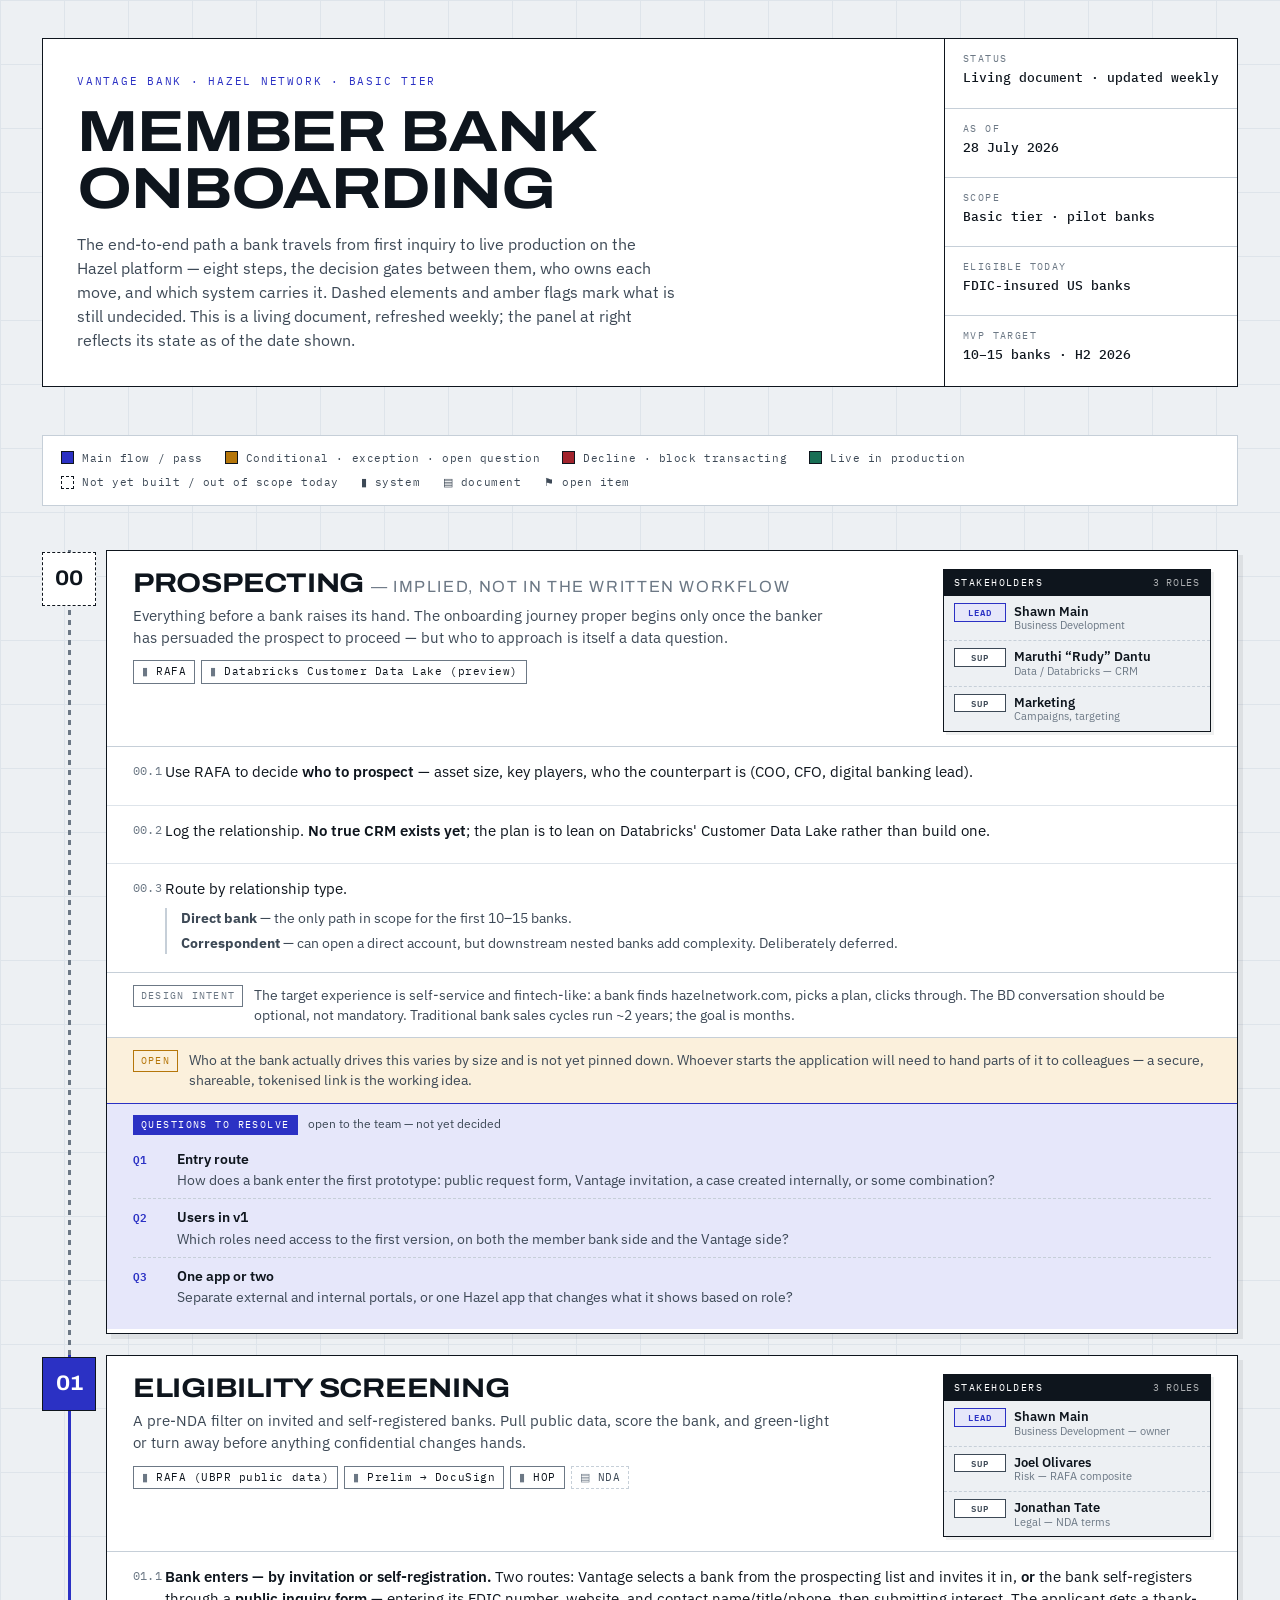
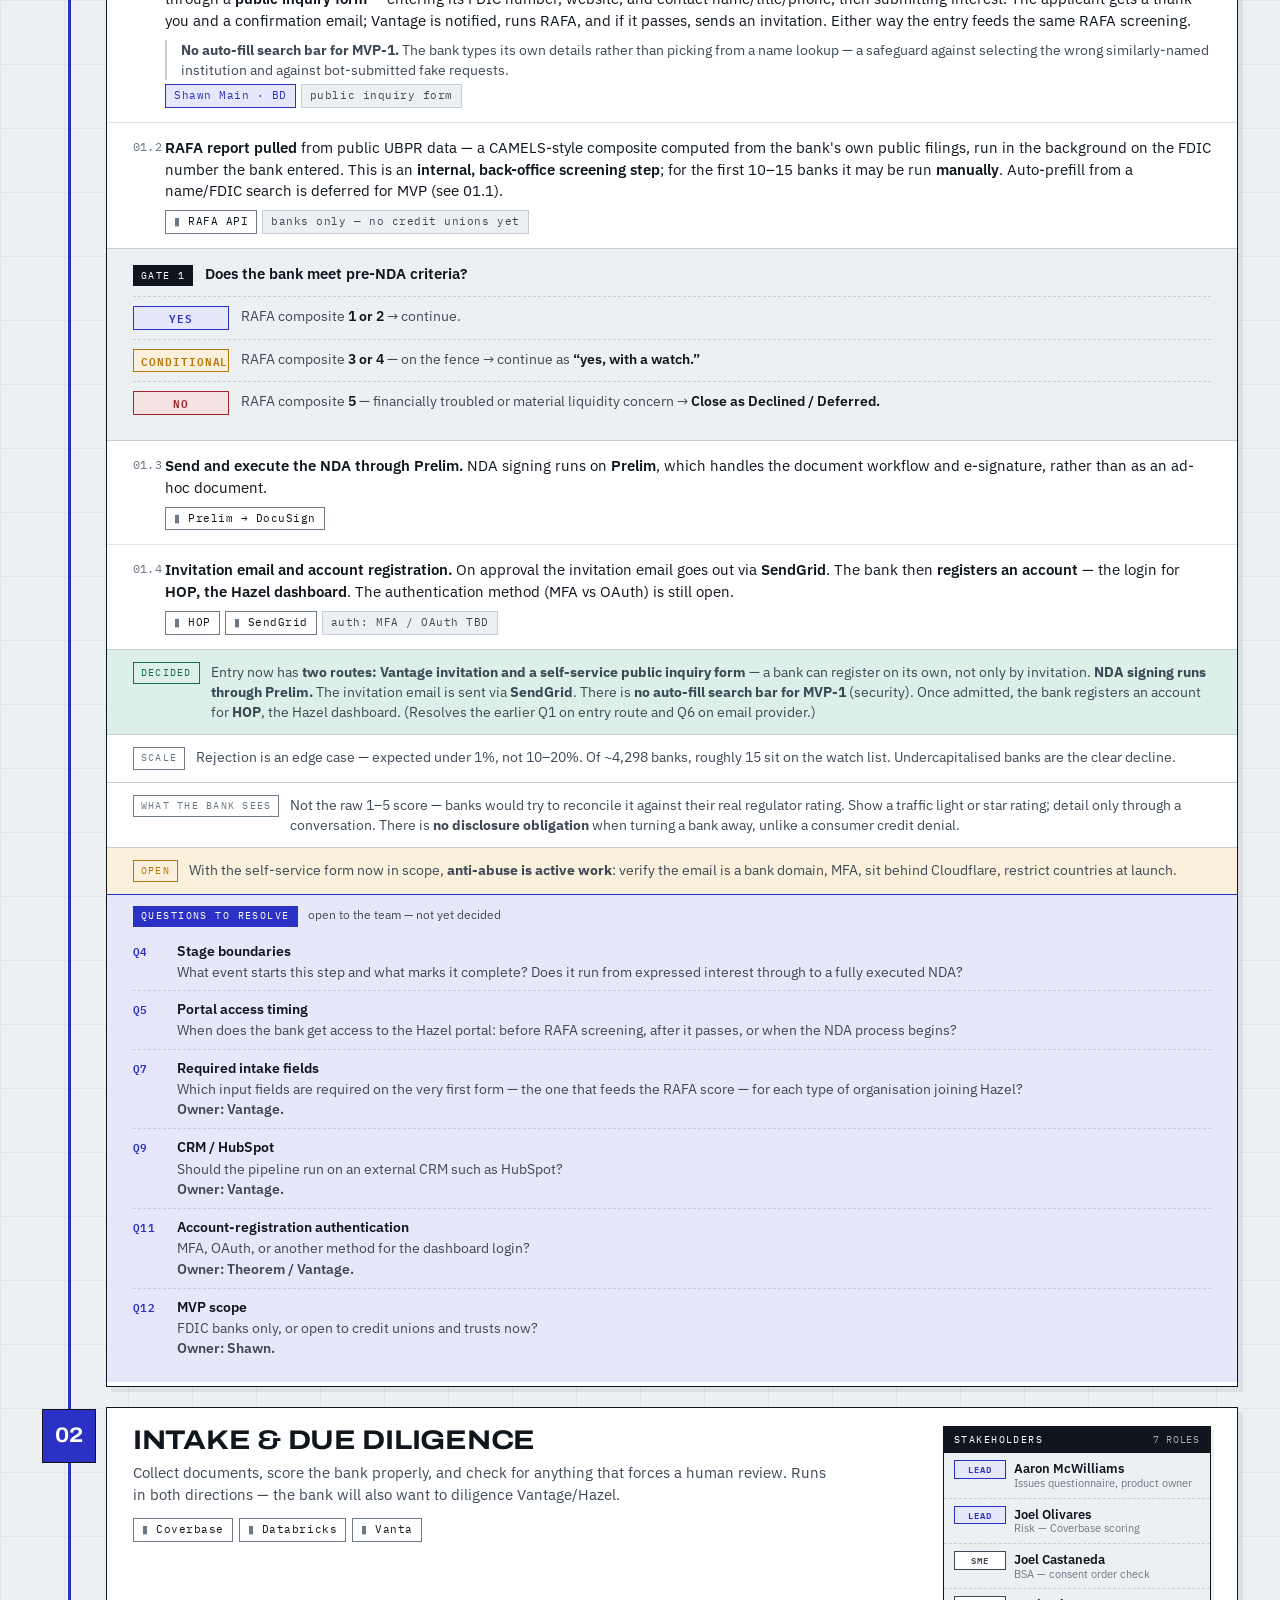
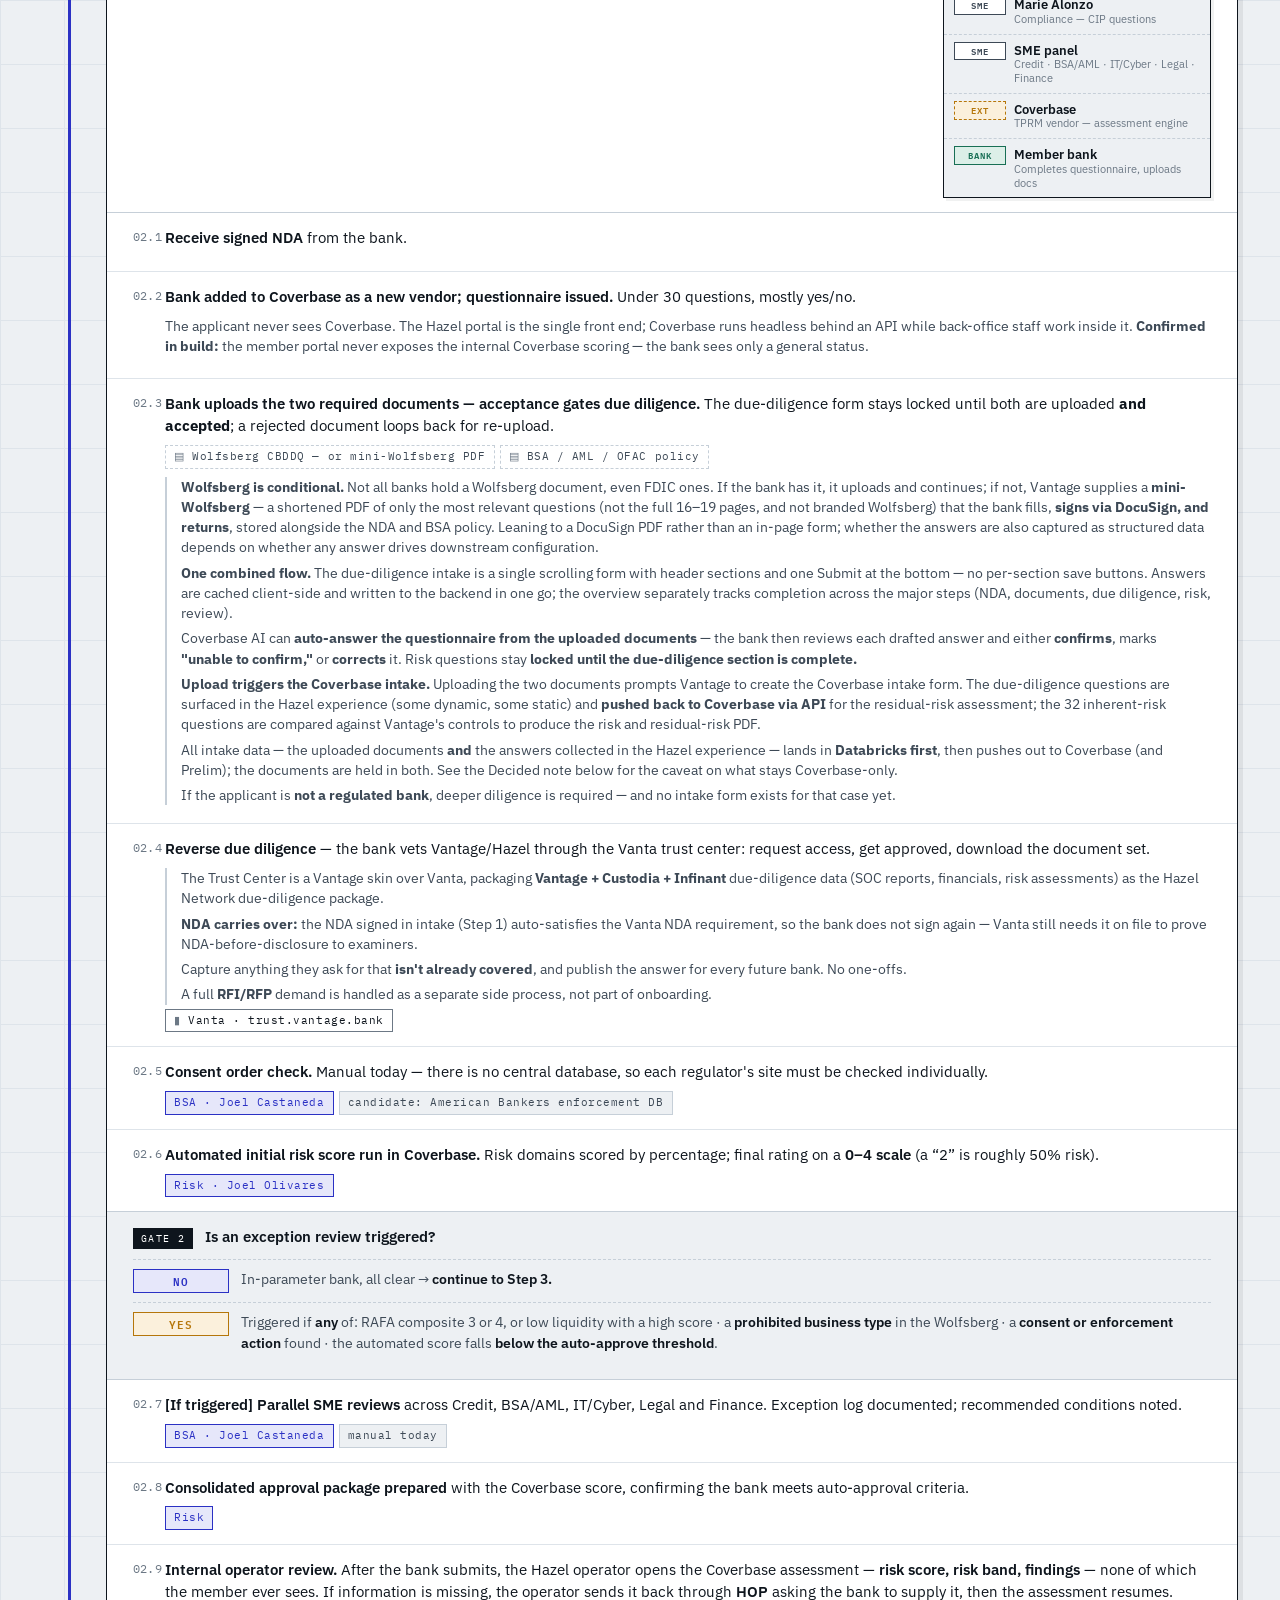
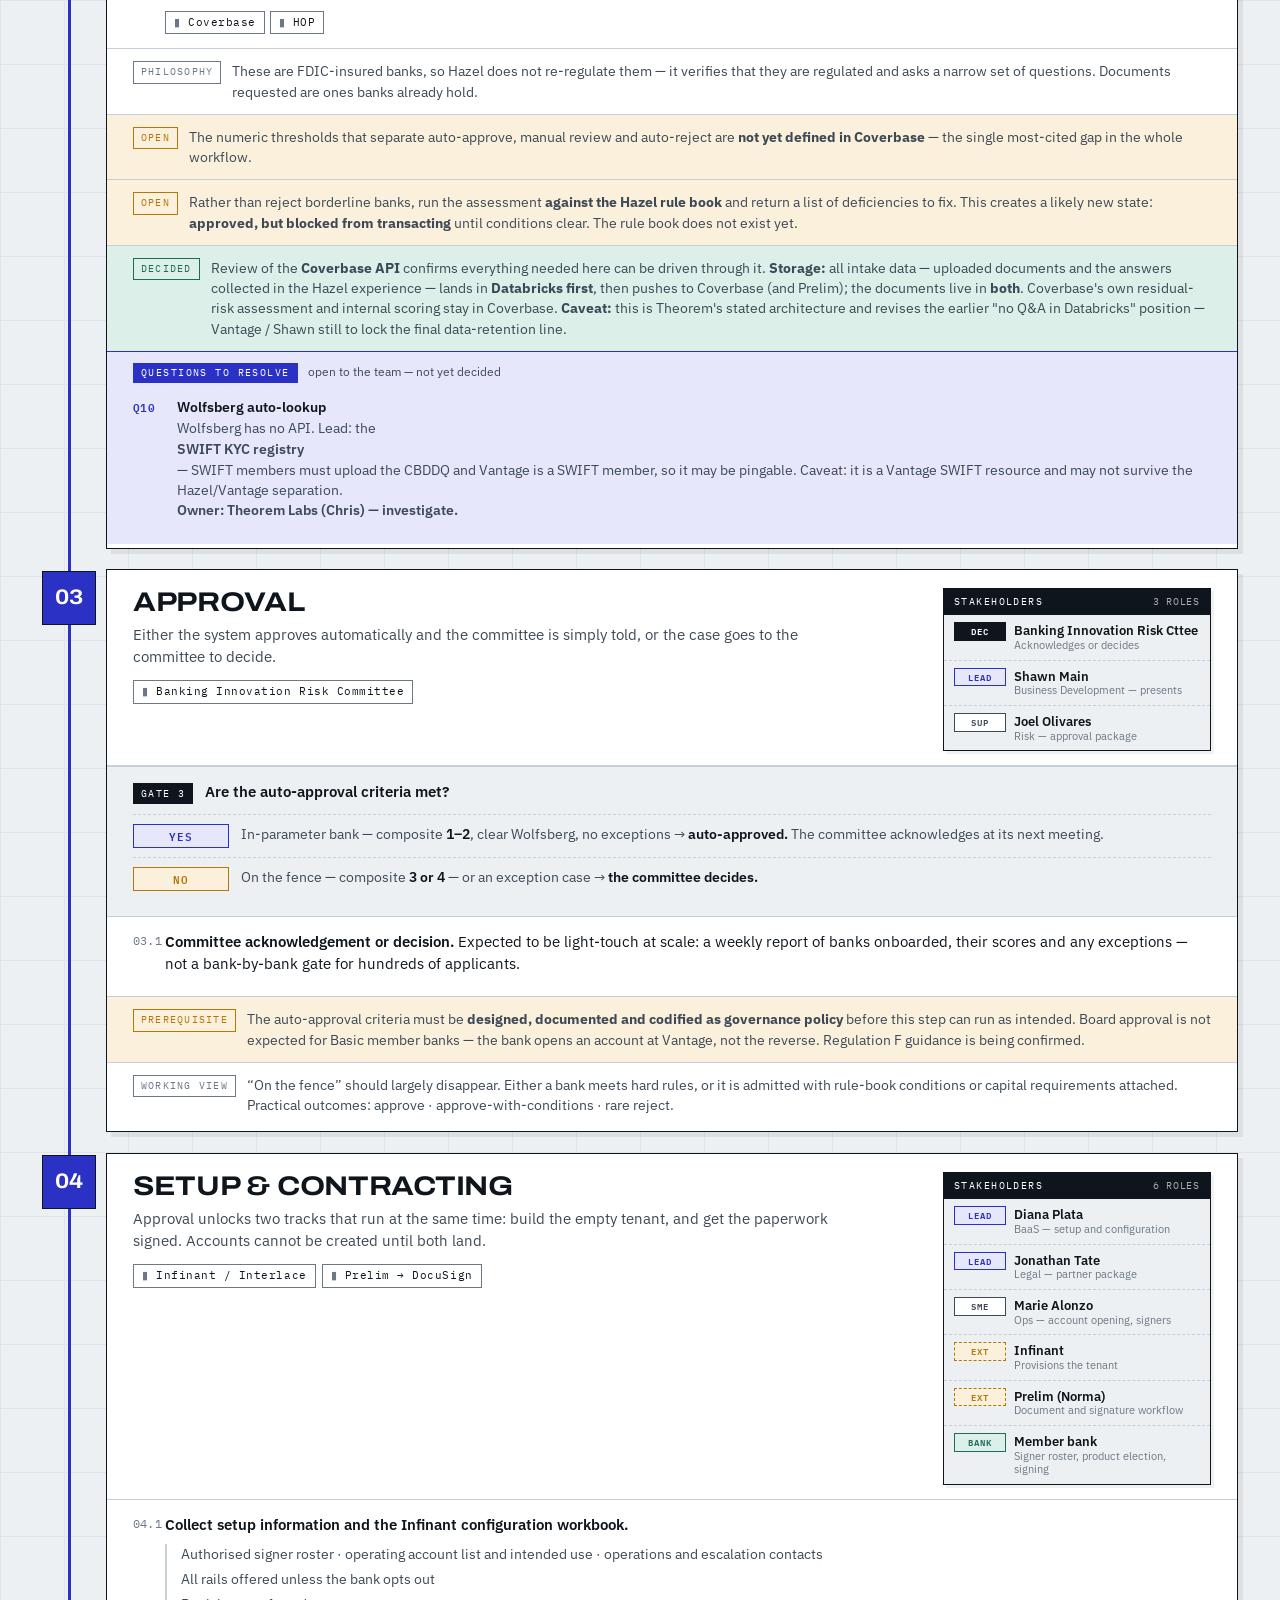
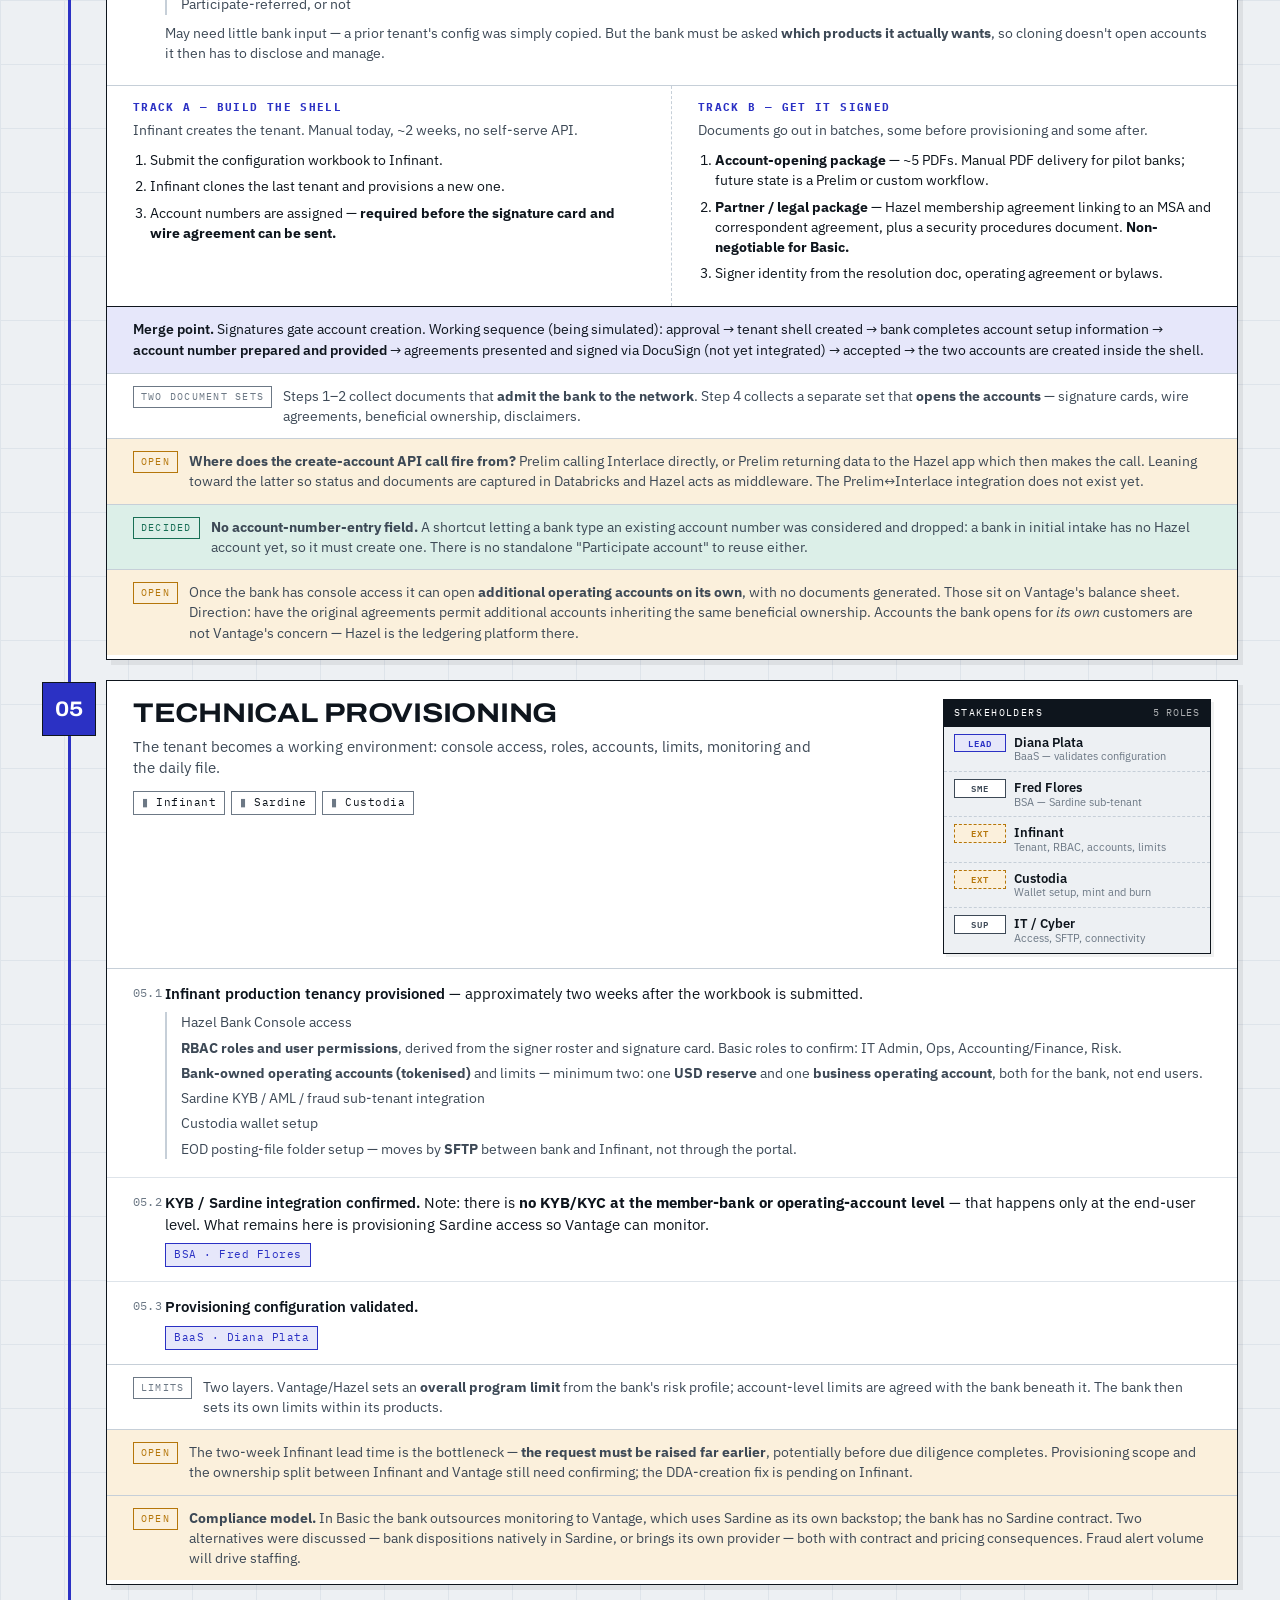
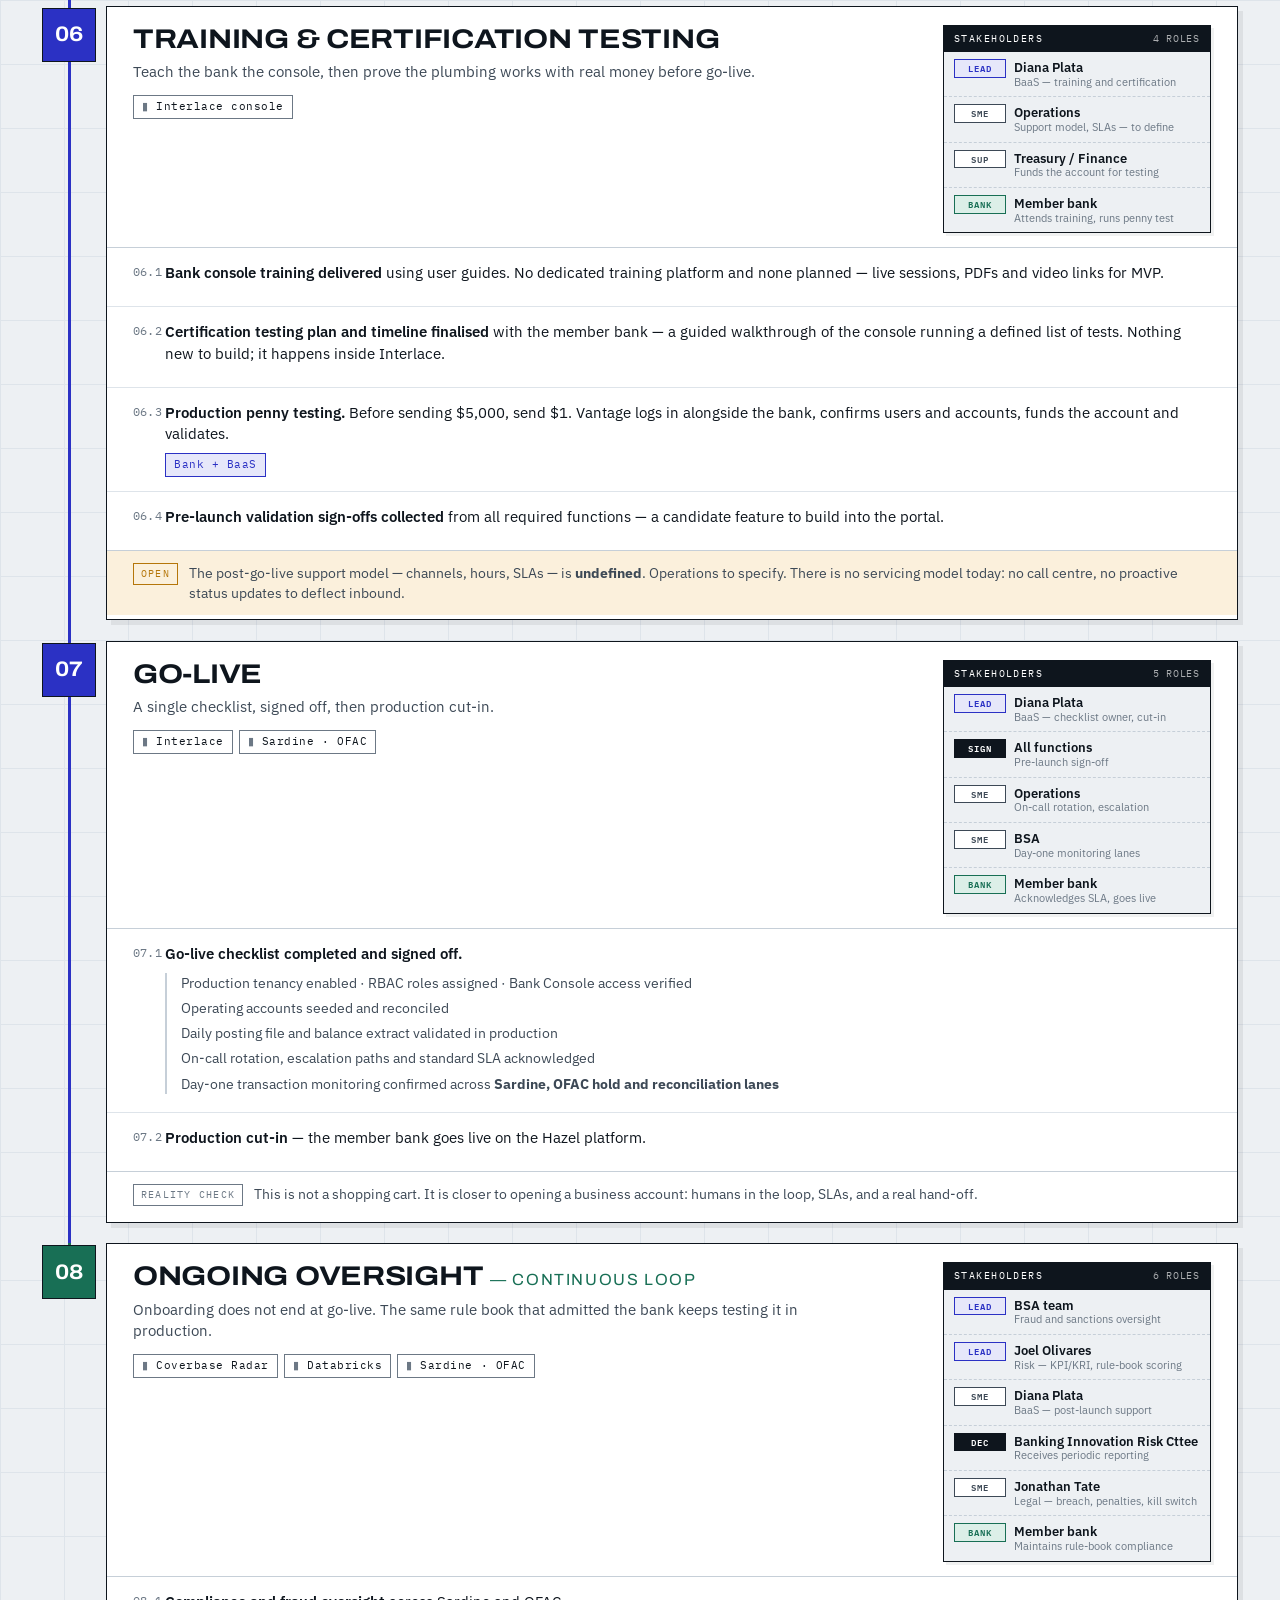
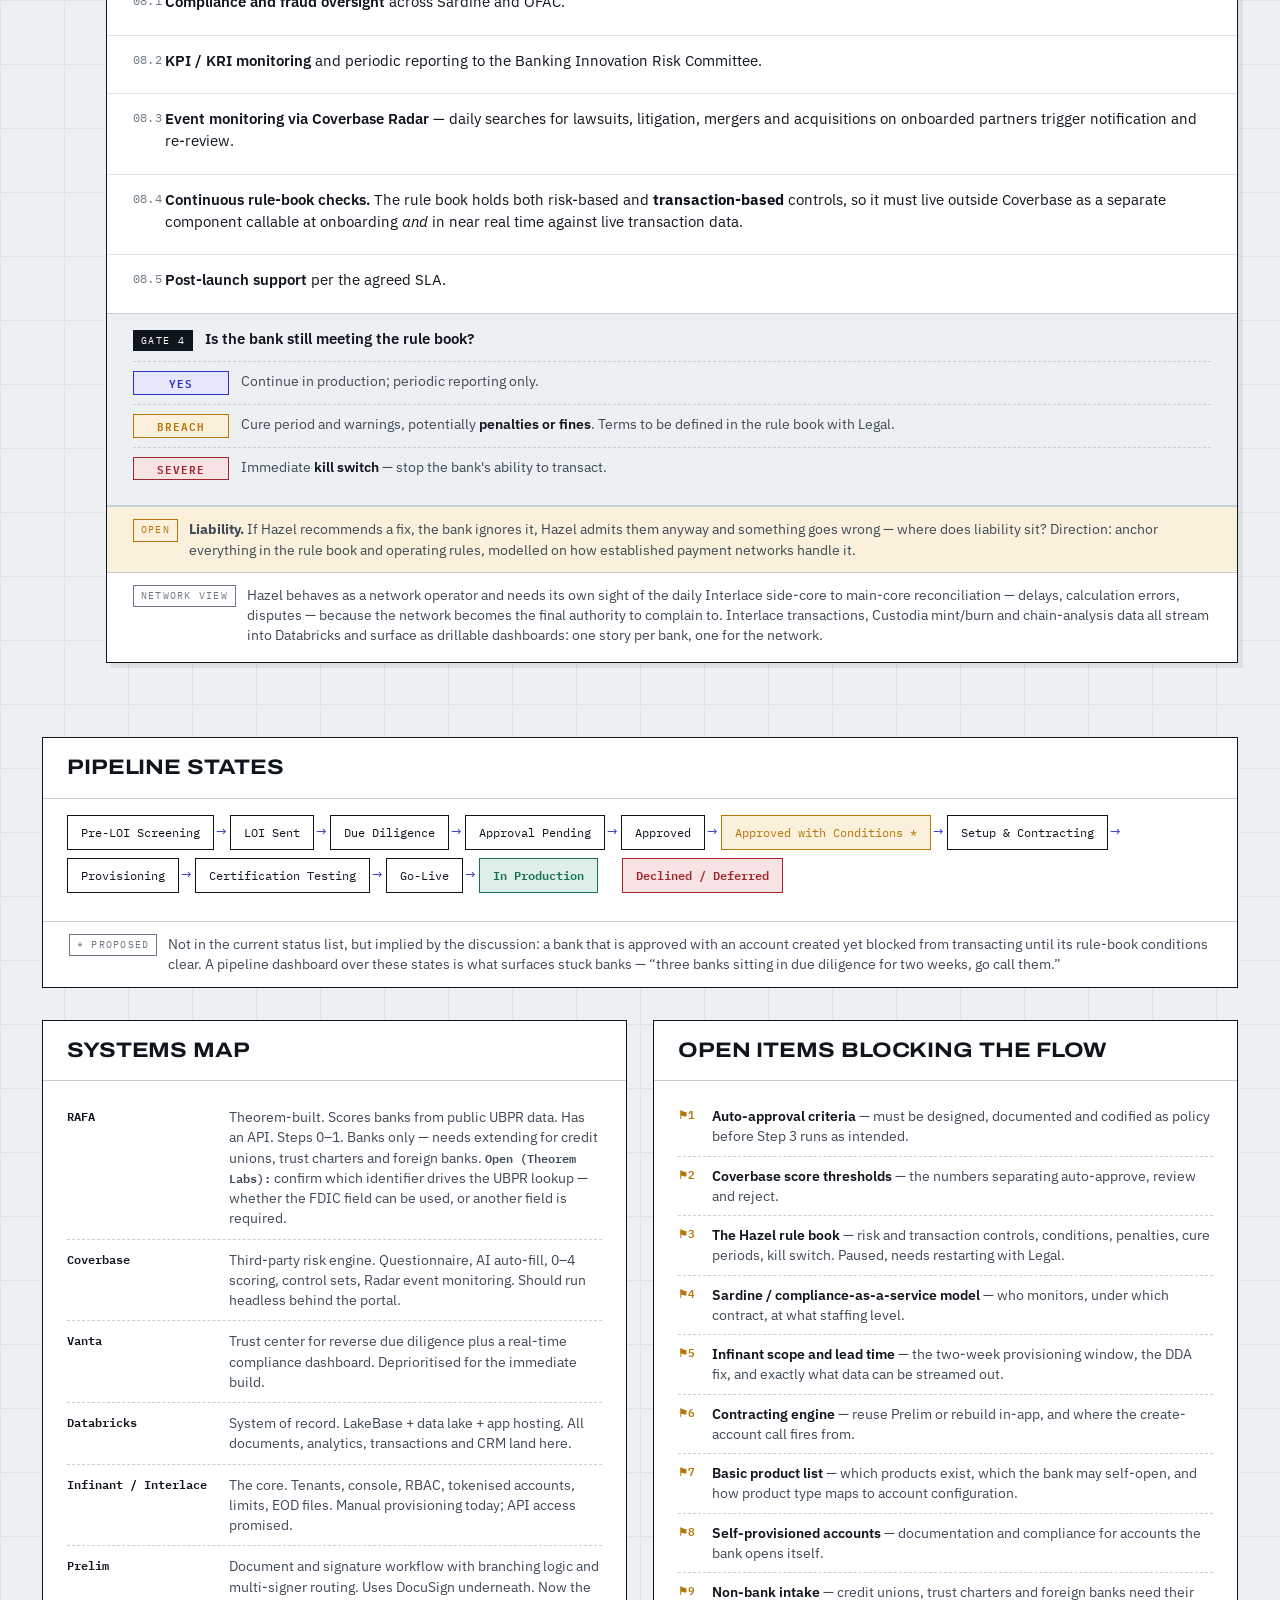
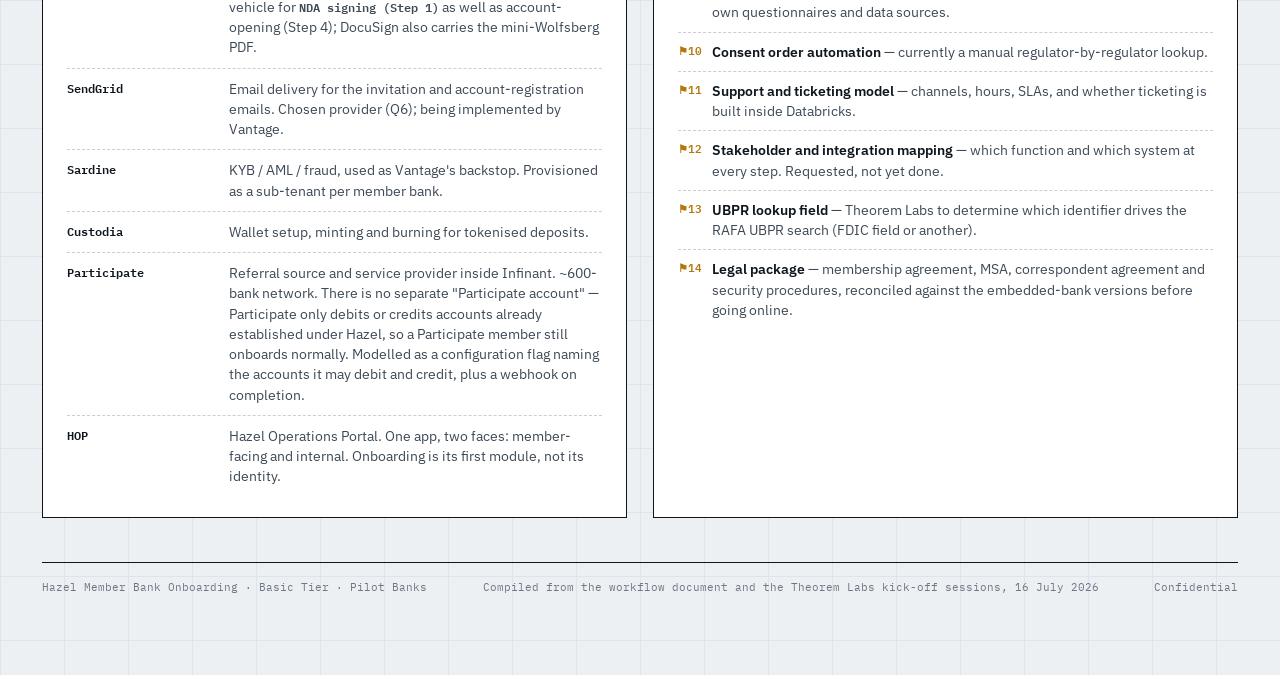
<file: 02-design-and-workflows/workflow-html/hazel-onboarding-workflow-v1.4.html>
<!DOCTYPE html>
<html lang="en">
<head>
<meta charset="utf-8">
<meta name="viewport" content="width=device-width, initial-scale=1">
<title>Hazel Member Bank Onboarding — Workflow Schematic</title>
<link rel="preconnect" href="https://fonts.googleapis.com">
<link rel="preconnect" href="https://fonts.gstatic.com" crossorigin>
<link href="https://fonts.googleapis.com/css2?family=Archivo:wdth,wght@100..125,400..800&family=IBM+Plex+Mono:wght@400;500;600&family=IBM+Plex+Sans:wght@400;500;600&display=swap" rel="stylesheet">
<style>
:root{
  --paper:#EDF0F3;
  --plate:#FFFFFF;
  --ink:#0E151D;
  --ink-2:#3D4956;
  --ink-3:#6C7885;
  --rule:#C6CFD8;
  --rule-soft:#DEE4EA;
  --signal:#2B31C4;      /* the rail / primary flow */
  --signal-wash:#E6E7FA;
  --watch:#B5760A;       /* conditional / exception */
  --watch-wash:#FBF0DC;
  --stop:#A2242D;        /* decline / block */
  --stop-wash:#F8E3E4;
  --live:#186F55;        /* go-live / production */
  --live-wash:#DCEFE8;
  --gap:clamp(14px,1.6vw,22px);
}

*{box-sizing:border-box}
html{-webkit-text-size-adjust:100%}
body{
  margin:0;
  background:var(--paper);
  background-image:
    linear-gradient(var(--rule-soft) 1px,transparent 1px),
    linear-gradient(90deg,var(--rule-soft) 1px,transparent 1px);
  background-size:64px 64px;
  color:var(--ink);
  font-family:"IBM Plex Sans",system-ui,sans-serif;
  font-size:15px;
  line-height:1.5;
}
.sheet{max-width:1260px;margin:0 auto;padding:clamp(18px,3vw,44px) clamp(14px,3vw,32px) 80px}

/* ---------- title block ---------- */
.titleblock{
  background:var(--plate);
  border:1.5px solid var(--ink);
  display:grid;
  grid-template-columns:1fr auto;
  margin-bottom:clamp(24px,4vw,48px);
}
.tb-main{padding:clamp(20px,3vw,34px)}
.eyebrow{
  font-family:"IBM Plex Mono",monospace;
  font-size:11px;letter-spacing:.16em;text-transform:uppercase;
  color:var(--signal);margin:0 0 14px;
}
h1{
  font-family:"Archivo",sans-serif;
  font-variation-settings:"wdth" 118,"wght" 700;
  font-size:clamp(30px,5.2vw,58px);
  line-height:.98;letter-spacing:-.02em;margin:0 0 14px;
  text-transform:uppercase;
}
.dek{margin:0;max-width:60ch;color:var(--ink-2);font-size:clamp(14px,1.4vw,16px)}
.tb-meta{
  border-left:1.5px solid var(--ink);
  display:grid;
  grid-template-rows:repeat(5,1fr);
  min-width:250px;
}
.tb-cell{padding:12px 18px;border-bottom:1px solid var(--rule)}
.tb-cell:last-child{border-bottom:0}
.tb-k{font-family:"IBM Plex Mono",monospace;font-size:10px;letter-spacing:.14em;text-transform:uppercase;color:var(--ink-3);display:block}
.tb-v{font-family:"IBM Plex Mono",monospace;font-size:13px;font-weight:500;color:var(--ink)}

/* ---------- legend ---------- */
.legend{
  display:flex;flex-wrap:wrap;gap:8px 22px;align-items:center;
  padding:14px 18px;background:var(--plate);
  border:1px solid var(--rule);margin-bottom:clamp(24px,4vw,44px);
}
.lg{display:flex;align-items:center;gap:8px;font-family:"IBM Plex Mono",monospace;font-size:11px;letter-spacing:.05em;color:var(--ink-2)}
.sw{width:13px;height:13px;border:1px solid var(--ink);flex:none}
.sw.a{background:var(--signal)}
.sw.b{background:var(--watch)}
.sw.c{background:var(--stop)}
.sw.d{background:var(--live)}
.sw.e{background:var(--plate);border-style:dashed}

/* ---------- phase scaffold ---------- */
.phase{display:grid;grid-template-columns:64px 1fr;gap:0;position:relative}
.rail{position:relative}
.rail::before{
  content:"";position:absolute;left:26px;top:0;bottom:0;width:3px;
  background:var(--signal);
}
.phase:last-of-type .rail::before{bottom:auto;height:44px}
.pnum{
  position:relative;z-index:2;display:grid;place-items:center;
  width:54px;height:54px;margin-top:2px;
  background:var(--signal);color:#fff;border:1.5px solid var(--ink);
  font-family:"Archivo",sans-serif;font-variation-settings:"wdth" 112,"wght" 700;
  font-size:21px;
}
.phase.is-loop .pnum{background:var(--live)}
.phase.is-loop .rail::before{background:var(--live)}
.phase.is-pre .pnum{background:var(--plate);color:var(--ink);border-style:dashed}
.phase.is-pre .rail::before{background:linear-gradient(var(--ink-3) 50%,transparent 0);background-size:3px 10px}

.plate{
  background:var(--plate);border:1.5px solid var(--ink);
  margin:0 0 var(--gap) 0;padding:0 0 4px;
  box-shadow:5px 5px 0 rgba(14,21,29,.07);
}
.ph-head{
  padding:18px clamp(16px,2.4vw,26px) 14px;border-bottom:1px solid var(--rule);
  display:grid;grid-template-columns:minmax(0,1fr) 268px;gap:clamp(14px,2vw,26px);align-items:start;
}
.ph-lead{min-width:0}

/* stakeholder box — top right of every step */
.stake{
  border:1.5px solid var(--ink);background:var(--paper);
  box-shadow:3px 3px 0 rgba(14,21,29,.06);
}
.stake-hd{
  display:flex;justify-content:space-between;align-items:baseline;gap:8px;
  padding:6px 10px;background:var(--ink);color:#fff;
  font-family:"IBM Plex Mono",monospace;font-size:9.5px;letter-spacing:.15em;text-transform:uppercase;
}
.stake-hd i{font-style:normal;opacity:.65;letter-spacing:.08em}
.stake ul{list-style:none;margin:0;padding:0}
.stake li{
  display:grid;grid-template-columns:52px minmax(0,1fr);gap:8px;align-items:baseline;
  padding:7px 10px;border-bottom:1px dashed var(--rule);
}
.stake li:last-child{border-bottom:0}
.rl{
  font-family:"IBM Plex Mono",monospace;font-size:8.5px;letter-spacing:.09em;
  text-transform:uppercase;text-align:center;padding:2px 3px;border:1px solid currentColor;
  font-weight:600;white-space:nowrap;
}
.rl.lead{color:var(--signal);background:var(--signal-wash)}
.rl.dec{color:#fff;background:var(--ink);border-color:var(--ink)}
.rl.sme{color:var(--ink-2);background:#fff}
.rl.ext{color:var(--watch);background:var(--watch-wash);border-style:dashed}
.rl.bank{color:var(--live);background:var(--live-wash)}
.nm{font-size:12.5px;font-weight:600;line-height:1.25;display:block}
.fn{font-size:11px;color:var(--ink-3);line-height:1.25;display:block}
.ph-head h2{
  font-family:"Archivo",sans-serif;font-variation-settings:"wdth" 116,"wght" 700;
  font-size:clamp(19px,2.4vw,27px);line-height:1.05;margin:0 0 8px;
  letter-spacing:-.01em;text-transform:uppercase;
}
.ph-goal{margin:0 0 12px;color:var(--ink-2);font-size:14.5px;max-width:78ch}
.owners{display:flex;flex-wrap:wrap;gap:6px}

/* chips */
.chip{
  font-family:"IBM Plex Mono",monospace;font-size:10.5px;letter-spacing:.05em;
  padding:3px 8px;border:1px solid var(--rule);background:var(--paper);
  color:var(--ink-2);white-space:nowrap;
}
.chip.who{border-color:var(--signal);color:var(--signal);background:var(--signal-wash)}
.chip.sys{border-color:var(--ink-3);color:var(--ink);background:#fff}
.chip.sys::before{content:"▮ ";color:var(--ink-3)}
.chip.doc{border-style:dashed;background:#fff}
.chip.doc::before{content:"▤ ";color:var(--ink-3)}

/* ---------- steps ---------- */
.steps{list-style:none;margin:0;padding:0}
.step{
  display:grid;grid-template-columns:58px 1fr;gap:0;
  border-bottom:1px solid var(--rule-soft);
}
.step:last-child{border-bottom:0}
.sn{
  font-family:"IBM Plex Mono",monospace;font-size:11.5px;color:var(--ink-3);
  padding:15px 0 15px clamp(16px,2.4vw,26px);letter-spacing:.02em;
}
.st-body{padding:14px clamp(16px,2.4vw,26px) 14px 0}
.st-body > p{margin:0 0 8px;font-size:14.5px}
.st-body > p strong{font-weight:600}
.st-tags{display:flex;flex-wrap:wrap;gap:5px}
.sub{list-style:none;margin:8px 0 4px;padding:0 0 0 14px;border-left:2px solid var(--rule)}
.sub li{font-size:13.5px;color:var(--ink-2);margin-bottom:5px}
.sub li:last-child{margin-bottom:0}

/* ---------- decision gate ---------- */
.gate{margin:0;border-top:1px solid var(--rule);border-bottom:1px solid var(--rule);background:var(--paper)}
.gate + .steps{border-top:0}
.gate-q{
  display:flex;gap:12px;align-items:baseline;
  padding:14px clamp(16px,2.4vw,26px) 10px;
}
.gate-tag{
  font-family:"IBM Plex Mono",monospace;font-size:10px;letter-spacing:.14em;
  text-transform:uppercase;color:#fff;background:var(--ink);padding:3px 8px;flex:none;
}
.gate-q p{margin:0;font-weight:600;font-size:15px}
.branches{display:grid;gap:0;padding:0 clamp(16px,2.4vw,26px) 16px}
.br{
  display:grid;grid-template-columns:96px 1fr;gap:12px;align-items:start;
  padding:9px 0;border-top:1px dashed var(--rule);
}
.br-k{
  font-family:"IBM Plex Mono",monospace;font-size:10.5px;letter-spacing:.09em;
  text-transform:uppercase;padding:3px 7px;text-align:center;font-weight:600;
}
.br.pass .br-k{background:var(--signal-wash);color:var(--signal);border:1px solid var(--signal)}
.br.watch .br-k{background:var(--watch-wash);color:var(--watch);border:1px solid var(--watch)}
.br.stop .br-k{background:var(--stop-wash);color:var(--stop);border:1px solid var(--stop)}
.br p{margin:0;font-size:14px;color:var(--ink-2)}
.br p b{color:var(--ink);font-weight:600}

/* ---------- parallel tracks ---------- */
.tracks{display:grid;grid-template-columns:1fr 1fr;gap:0;border-top:1px solid var(--rule)}
.track{padding:14px clamp(16px,2.4vw,26px) 16px;border-right:1px dashed var(--rule)}
.track:last-child{border-right:0}
.track h4{
  font-family:"IBM Plex Mono",monospace;font-size:10.5px;letter-spacing:.13em;
  text-transform:uppercase;color:var(--signal);margin:0 0 4px;
}
.track .tr-lead{font-size:13.5px;color:var(--ink-2);margin:0 0 10px}
.track ol{margin:0;padding-left:17px;font-size:13.5px}
.track li{margin-bottom:6px}
.merge{
  padding:12px clamp(16px,2.4vw,26px);border-top:1px solid var(--ink);
  background:var(--signal-wash);font-size:14px;
}
.merge b{font-weight:600}

/* ---------- notes / flags ---------- */
.note{
  margin:0;padding:12px clamp(16px,2.4vw,26px);
  border-top:1px solid var(--rule);
  display:grid;grid-template-columns:auto 1fr;gap:11px;align-items:start;
  font-size:13.5px;color:var(--ink-2);
}
.note.open{background:var(--watch-wash)}
.note.decided{background:var(--live-wash)}
.note.decided .note-k{color:var(--live)}
.note-k{
  font-family:"IBM Plex Mono",monospace;font-size:9.5px;letter-spacing:.13em;
  text-transform:uppercase;padding:3px 7px;border:1px solid currentColor;flex:none;white-space:nowrap;
}
.note.open .note-k{color:var(--watch)}
.note.info .note-k{color:var(--ink-3)}
.note p{margin:0}
.note p + p{margin-top:5px}

/* ---------- open questions panel ---------- */
.qbox{border-top:1.5px solid var(--signal);background:var(--signal-wash)}
.qbox-hd{
  display:flex;align-items:baseline;gap:10px;
  padding:11px clamp(16px,2.4vw,26px) 6px;
}
.qbox-hd span{
  font-family:"IBM Plex Mono",monospace;font-size:9.5px;letter-spacing:.15em;
  text-transform:uppercase;color:#fff;background:var(--signal);padding:3px 8px;
}
.qbox-hd em{font-style:normal;font-size:12px;color:var(--ink-2)}
.qbox ol{list-style:none;margin:0;padding:0 clamp(16px,2.4vw,26px) 14px}
.qbox li{
  display:grid;grid-template-columns:34px minmax(0,1fr);gap:10px;align-items:baseline;
  padding:8px 0;border-top:1px dashed var(--rule);
}
.qbox li:first-child{border-top:0}
.qn{
  font-family:"IBM Plex Mono",monospace;font-size:11px;font-weight:600;
  color:var(--signal);letter-spacing:.04em;
}
.qbox b{font-weight:600;display:block;font-size:13.5px;margin-bottom:1px}
.qbox p{margin:0;font-size:13.5px;color:var(--ink-2)}

/* ---------- pipeline strip ---------- */
.strip{margin:clamp(30px,5vw,54px) 0 0;border:1.5px solid var(--ink);background:var(--plate)}
.strip h3,.grid-sec h3{
  font-family:"Archivo",sans-serif;font-variation-settings:"wdth" 116,"wght" 700;
  font-size:clamp(16px,2vw,21px);text-transform:uppercase;letter-spacing:-.005em;
  margin:0;padding:14px clamp(16px,2.4vw,24px);border-bottom:1px solid var(--rule);
}
.states{display:flex;flex-wrap:wrap;gap:0;padding:16px clamp(16px,2.4vw,24px) 20px;align-items:stretch}
.state{
  font-family:"IBM Plex Mono",monospace;font-size:11.5px;
  padding:8px 13px;border:1px solid var(--ink);background:#fff;
  margin:0 16px 8px 0;position:relative;
}
.state::after{
  content:"→";position:absolute;right:-14px;top:50%;transform:translateY(-50%);
  color:var(--signal);font-size:13px;font-family:"IBM Plex Sans",sans-serif;
}
.state.terminal{background:var(--live-wash);border-color:var(--live);color:var(--live);font-weight:600}
.state.exit{background:var(--stop-wash);border-color:var(--stop);color:var(--stop);font-weight:600;margin-left:8px}
.state.provisional{background:var(--watch-wash);border-color:var(--watch);color:var(--watch)}
.state.terminal::after,.state.exit::after{content:""}

/* ---------- two-column bottom sections ---------- */
.grid-sec{margin-top:clamp(22px,3vw,32px);display:grid;grid-template-columns:1fr 1fr;gap:clamp(18px,2.4vw,26px)}
.card{border:1.5px solid var(--ink);background:var(--plate)}
.card-body{padding:16px clamp(16px,2.4vw,24px) 20px}
.sysrow{display:grid;grid-template-columns:150px 1fr;gap:12px;padding:10px 0;border-bottom:1px dashed var(--rule);font-size:13.5px}
.sysrow:last-child{border-bottom:0}
.sysrow b{font-family:"IBM Plex Mono",monospace;font-size:12px;font-weight:600}
.sysrow span{color:var(--ink-2)}
.oi{counter-reset:oi;list-style:none;margin:0;padding:0}
.oi li{
  padding:9px 0 9px 34px;border-bottom:1px dashed var(--rule);
  font-size:13.5px;color:var(--ink-2);position:relative;
}
.oi li:last-child{border-bottom:0}
.oi li::before{
  counter-increment:oi;content:"⚑" counter(oi);
  position:absolute;left:0;top:9px;
  font-family:"IBM Plex Mono",monospace;font-size:10.5px;color:var(--watch);font-weight:600;
}
.oi li b{color:var(--ink);font-weight:600}

footer{
  margin-top:clamp(28px,4vw,44px);padding-top:16px;border-top:1.5px solid var(--ink);
  font-family:"IBM Plex Mono",monospace;font-size:11px;color:var(--ink-3);
  display:flex;flex-wrap:wrap;gap:6px 26px;justify-content:space-between;
}

/* ---------- motion ---------- */
.plate{opacity:0;transform:translateY(10px);animation:rise .5s ease forwards}
.phase:nth-of-type(1) .plate{animation-delay:.02s}
.phase:nth-of-type(2) .plate{animation-delay:.06s}
.phase:nth-of-type(3) .plate{animation-delay:.1s}
.phase:nth-of-type(4) .plate{animation-delay:.14s}
@keyframes rise{to{opacity:1;transform:none}}
@media (prefers-reduced-motion:reduce){
  .plate{opacity:1;transform:none;animation:none}
}

/* ---------- responsive ---------- */
@media (max-width:900px){
  .titleblock{grid-template-columns:1fr}
  .tb-meta{border-left:0;border-top:1.5px solid var(--ink);grid-template-rows:none;grid-template-columns:1fr 1fr}
  .tb-cell{border-bottom:1px solid var(--rule);border-right:1px solid var(--rule)}
  .ph-head{grid-template-columns:1fr}
  .stake{max-width:420px}
  .tracks{grid-template-columns:1fr}
  .track{border-right:0;border-bottom:1px dashed var(--rule)}
  .grid-sec{grid-template-columns:1fr}
}
@media (max-width:640px){
  body{background-size:40px 40px}
  .phase{grid-template-columns:38px 1fr}
  .rail::before{left:15px;width:2px}
  .pnum{width:32px;height:32px;font-size:14px}
  .step{grid-template-columns:44px 1fr}
  .sn{padding-left:12px;font-size:10.5px}
  .st-body{padding-right:12px}
  .br{grid-template-columns:1fr;gap:6px}
  .br-k{justify-self:start}
  .sysrow{grid-template-columns:1fr}
}
@media print{
  body{background:#fff}
  .plate{box-shadow:none;animation:none;opacity:1;transform:none;break-inside:avoid}
  .phase{break-inside:avoid}
}
</style>
</head>
<body>
<main class="sheet">

  <!-- ============ TITLE BLOCK ============ -->
  <div class="titleblock">
    <div class="tb-main">
      <p class="eyebrow">Vantage Bank · Hazel Network · Basic Tier</p>
      <h1>Member Bank<br>Onboarding</h1>
      <p class="dek">The end-to-end path a bank travels from first inquiry to live production on the Hazel platform — eight steps, the decision gates between them, who owns each move, and which system carries it. Dashed elements and amber flags mark what is still undecided. This is a living document, refreshed weekly; the panel at right reflects its state as of the date shown.</p>
    </div>
    <div class="tb-meta">
      <div class="tb-cell"><span class="tb-k">Status</span><span class="tb-v">Living document · updated weekly</span></div>
      <div class="tb-cell"><span class="tb-k">As of</span><span class="tb-v">28 July 2026</span></div>
      <div class="tb-cell"><span class="tb-k">Scope</span><span class="tb-v">Basic tier · pilot banks</span></div>
      <div class="tb-cell"><span class="tb-k">Eligible today</span><span class="tb-v">FDIC-insured US banks</span></div>
      <div class="tb-cell"><span class="tb-k">MVP target</span><span class="tb-v">10–15 banks · H2 2026</span></div>
    </div>
  </div>

  <!-- ============ LEGEND ============ -->
  <div class="legend">
    <span class="lg"><span class="sw a"></span>Main flow / pass</span>
    <span class="lg"><span class="sw b"></span>Conditional · exception · open question</span>
    <span class="lg"><span class="sw c"></span>Decline · block transacting</span>
    <span class="lg"><span class="sw d"></span>Live in production</span>
    <span class="lg"><span class="sw e"></span>Not yet built / out of scope today</span>
    <span class="lg">▮ system &nbsp; ▤ document &nbsp; ⚑ open item</span>
  </div>

  <!-- ============ STEP 0 ============ -->
  <section class="phase is-pre">
    <div class="rail"><div class="pnum">00</div></div>
    <div class="plate">
      <div class="ph-head"><div class="ph-lead">
        <h2>Prospecting <span style="font-variation-settings:'wdth' 100,'wght' 400;font-size:.6em;color:var(--ink-3);letter-spacing:.1em">— implied, not in the written workflow</span></h2>
        <p class="ph-goal">Everything before a bank raises its hand. The onboarding journey proper begins only once the banker has persuaded the prospect to proceed — but who to approach is itself a data question.</p>
        <div class="owners"><span class="chip sys">RAFA</span><span class="chip sys">Databricks Customer Data Lake (preview)</span></div></div><aside class="stake"><div class="stake-hd"><span>Stakeholders</span><i>3 roles</i></div><ul><li><span class="rl lead">Lead</span><span><span class="nm">Shawn Main</span><span class="fn">Business Development</span></span></li><li><span class="rl sme">Sup</span><span><span class="nm">Maruthi “Rudy” Dantu</span><span class="fn">Data / Databricks — CRM</span></span></li><li><span class="rl sme">Sup</span><span><span class="nm">Marketing</span><span class="fn">Campaigns, targeting</span></span></li></ul></aside>
      </div>
      <ol class="steps">
        <li class="step"><span class="sn">00.1</span><div class="st-body">
          <p>Use RAFA to decide <strong>who to prospect</strong> — asset size, key players, who the counterpart is (COO, CFO, digital banking lead).</p>
        </div></li>
        <li class="step"><span class="sn">00.2</span><div class="st-body">
          <p>Log the relationship. <strong>No true CRM exists yet</strong>; the plan is to lean on Databricks' Customer Data Lake rather than build one.</p>
        </div></li>
        <li class="step"><span class="sn">00.3</span><div class="st-body">
          <p>Route by relationship type.</p>
          <ul class="sub">
            <li><b>Direct bank</b> — the only path in scope for the first 10–15 banks.</li>
            <li><b>Correspondent</b> — can open a direct account, but downstream nested banks add complexity. Deliberately deferred.</li>
          </ul>
        </div></li>
      </ol>
      <div class="note info"><span class="note-k">Design intent</span><p>The target experience is self-service and fintech-like: a bank finds hazelnetwork.com, picks a plan, clicks through. The BD conversation should be optional, not mandatory. Traditional bank sales cycles run ~2 years; the goal is months.</p></div>
      <div class="note open"><span class="note-k">Open</span><p>Who at the bank actually drives this varies by size and is not yet pinned down. Whoever starts the application will need to hand parts of it to colleagues — a secure, shareable, tokenised link is the working idea.</p></div>
      <div class="qbox"><div class="qbox-hd"><span>Questions to resolve</span><em>open to the team — not yet decided</em></div><ol><li><span class="qn">Q1</span><div><b>Entry route</b><p>How does a bank enter the first prototype: public request form, Vantage invitation, a case created internally, or some combination?</p></div></li><li><span class="qn">Q2</span><div><b>Users in v1</b><p>Which roles need access to the first version, on both the member bank side and the Vantage side?</p></div></li><li><span class="qn">Q3</span><div><b>One app or two</b><p>Separate external and internal portals, or one Hazel app that changes what it shows based on role?</p></div></li></ol></div>
    </div>
  </section>

  <!-- ============ STEP 1 ============ -->
  <section class="phase">
    <div class="rail"><div class="pnum">01</div></div>
    <div class="plate">
      <div class="ph-head"><div class="ph-lead">
        <h2>Eligibility Screening</h2>
        <p class="ph-goal">A pre-NDA filter on invited and self-registered banks. Pull public data, score the bank, and green-light or turn away before anything confidential changes hands.</p>
        <div class="owners"><span class="chip sys">RAFA (UBPR public data)</span><span class="chip sys">Prelim → DocuSign</span><span class="chip sys">HOP</span><span class="chip doc">NDA</span></div></div><aside class="stake"><div class="stake-hd"><span>Stakeholders</span><i>3 roles</i></div><ul><li><span class="rl lead">Lead</span><span><span class="nm">Shawn Main</span><span class="fn">Business Development — owner</span></span></li><li><span class="rl sme">Sup</span><span><span class="nm">Joel Olivares</span><span class="fn">Risk — RAFA composite</span></span></li><li><span class="rl sme">Sup</span><span><span class="nm">Jonathan Tate</span><span class="fn">Legal — NDA terms</span></span></li></ul></aside>
      </div>
      <ol class="steps">
        <li class="step"><span class="sn">01.1</span><div class="st-body">
          <p><strong>Bank enters — by invitation or self-registration.</strong> Two routes: Vantage selects a bank from the prospecting list and invites it in, <strong>or</strong> the bank self-registers through a <strong>public inquiry form</strong> — entering its FDIC number, website, and contact name/title/phone, then submitting interest. The applicant gets a thank-you and a confirmation email; Vantage is notified, runs RAFA, and if it passes, sends an invitation. Either way the entry feeds the same RAFA screening.</p>
          <ul class="sub">
            <li><b>No auto-fill search bar for MVP-1.</b> The bank types its own details rather than picking from a name lookup — a safeguard against selecting the wrong similarly-named institution and against bot-submitted fake requests.</li>
          </ul>
          <div class="st-tags"><span class="chip who">Shawn Main · BD</span><span class="chip">public inquiry form</span></div>
        </div></li>
        <li class="step"><span class="sn">01.2</span><div class="st-body">
          <p><strong>RAFA report pulled</strong> from public UBPR data — a CAMELS-style composite computed from the bank's own public filings, run in the background on the FDIC number the bank entered. This is an <strong>internal, back-office screening step</strong>; for the first 10–15 banks it may be run <strong>manually</strong>. Auto-prefill from a name/FDIC search is deferred for MVP (see 01.1).</p>
          <div class="st-tags"><span class="chip sys">RAFA API</span><span class="chip">banks only — no credit unions yet</span></div>
        </div></li>
      </ol>
      <div class="gate">
        <div class="gate-q"><span class="gate-tag">Gate 1</span><p>Does the bank meet pre-NDA criteria?</p></div>
        <div class="branches">
          <div class="br pass"><span class="br-k">Yes</span><p>RAFA composite <b>1 or 2</b> → continue.</p></div>
          <div class="br watch"><span class="br-k">Conditional</span><p>RAFA composite <b>3 or 4</b> — on the fence → continue as <b>“yes, with a watch.”</b></p></div>
          <div class="br stop"><span class="br-k">No</span><p>RAFA composite <b>5</b> — financially troubled or material liquidity concern → <b>Close as Declined / Deferred.</b></p></div>
        </div>
      </div>
      <ol class="steps">
        <li class="step"><span class="sn">01.3</span><div class="st-body">
          <p><strong>Send and execute the NDA through Prelim.</strong> NDA signing runs on <strong>Prelim</strong>, which handles the document workflow and e-signature, rather than as an ad-hoc document.</p>
          <div class="st-tags"><span class="chip sys">Prelim → DocuSign</span></div>
        </div></li>
        <li class="step"><span class="sn">01.4</span><div class="st-body">
          <p><strong>Invitation email and account registration.</strong> On approval the invitation email goes out via <strong>SendGrid</strong>. The bank then <strong>registers an account</strong> — the login for <strong>HOP, the Hazel dashboard</strong>. The authentication method (MFA vs OAuth) is still open.</p>
          <div class="st-tags"><span class="chip sys">HOP</span><span class="chip sys">SendGrid</span><span class="chip">auth: MFA / OAuth TBD</span></div>
        </div></li>
      </ol>
      <div class="note decided"><span class="note-k">Decided</span><p>Entry now has <b>two routes: Vantage invitation and a self-service public inquiry form</b> — a bank can register on its own, not only by invitation. <b>NDA signing runs through Prelim.</b> The invitation email is sent via <b>SendGrid</b>. There is <b>no auto-fill search bar for MVP-1</b> (security). Once admitted, the bank registers an account for <b>HOP</b>, the Hazel dashboard. (Resolves the earlier Q1 on entry route and Q6 on email provider.)</p></div>
      <div class="note info"><span class="note-k">Scale</span><p>Rejection is an edge case — expected under 1%, not 10–20%. Of ~4,298 banks, roughly 15 sit on the watch list. Undercapitalised banks are the clear decline.</p></div>
      <div class="note info"><span class="note-k">What the bank sees</span><p>Not the raw 1–5 score — banks would try to reconcile it against their real regulator rating. Show a traffic light or star rating; detail only through a conversation. There is <b>no disclosure obligation</b> when turning a bank away, unlike a consumer credit denial.</p></div>
      <div class="note open"><span class="note-k">Open</span><p>With the self-service form now in scope, <b>anti-abuse is active work</b>: verify the email is a bank domain, MFA, sit behind Cloudflare, restrict countries at launch.</p></div>
      <div class="qbox"><div class="qbox-hd"><span>Questions to resolve</span><em>open to the team — not yet decided</em></div><ol><li><span class="qn">Q4</span><div><b>Stage boundaries</b><p>What event starts this step and what marks it complete? Does it run from expressed interest through to a fully executed NDA?</p></div></li><li><span class="qn">Q5</span><div><b>Portal access timing</b><p>When does the bank get access to the Hazel portal: before RAFA screening, after it passes, or when the NDA process begins?</p></div></li><li><span class="qn">Q7</span><div><b>Required intake fields</b><p>Which input fields are required on the very first form — the one that feeds the RAFA score — for each type of organisation joining Hazel? <b>Owner: Vantage.</b></p></div></li><li><span class="qn">Q9</span><div><b>CRM / HubSpot</b><p>Should the pipeline run on an external CRM such as HubSpot? <b>Owner: Vantage.</b></p></div></li><li><span class="qn">Q11</span><div><b>Account-registration authentication</b><p>MFA, OAuth, or another method for the dashboard login? <b>Owner: Theorem / Vantage.</b></p></div></li><li><span class="qn">Q12</span><div><b>MVP scope</b><p>FDIC banks only, or open to credit unions and trusts now? <b>Owner: Shawn.</b></p></div></li></ol></div>
    </div>
  </section>

  <!-- ============ STEP 2 ============ -->
  <section class="phase">
    <div class="rail"><div class="pnum">02</div></div>
    <div class="plate">
      <div class="ph-head"><div class="ph-lead">
        <h2>Intake &amp; Due Diligence</h2>
        <p class="ph-goal">Collect documents, score the bank properly, and check for anything that forces a human review. Runs in both directions — the bank will also want to diligence Vantage/Hazel.</p>
        <div class="owners"><span class="chip sys">Coverbase</span><span class="chip sys">Databricks</span><span class="chip sys">Vanta</span></div></div><aside class="stake"><div class="stake-hd"><span>Stakeholders</span><i>7 roles</i></div><ul><li><span class="rl lead">Lead</span><span><span class="nm">Aaron McWilliams</span><span class="fn">Issues questionnaire, product owner</span></span></li><li><span class="rl lead">Lead</span><span><span class="nm">Joel Olivares</span><span class="fn">Risk — Coverbase scoring</span></span></li><li><span class="rl sme">SME</span><span><span class="nm">Joel Castaneda</span><span class="fn">BSA — consent order check</span></span></li><li><span class="rl sme">SME</span><span><span class="nm">Marie Alonzo</span><span class="fn">Compliance — CIP questions</span></span></li><li><span class="rl sme">SME</span><span><span class="nm">SME panel</span><span class="fn">Credit · BSA/AML · IT/Cyber · Legal · Finance</span></span></li><li><span class="rl ext">Ext</span><span><span class="nm">Coverbase</span><span class="fn">TPRM vendor — assessment engine</span></span></li><li><span class="rl bank">Bank</span><span><span class="nm">Member bank</span><span class="fn">Completes questionnaire, uploads docs</span></span></li></ul></aside>
      </div>
      <ol class="steps">
        <li class="step"><span class="sn">02.1</span><div class="st-body">
          <p><strong>Receive signed NDA</strong> from the bank.</p>
        </div></li>
        <li class="step"><span class="sn">02.2</span><div class="st-body">
          <p><strong>Bank added to Coverbase as a new vendor; questionnaire issued.</strong> Under 30 questions, mostly yes/no.</p>
          <p style="color:var(--ink-2);font-size:13.5px">The applicant never sees Coverbase. The Hazel portal is the single front end; Coverbase runs headless behind an API while back-office staff work inside it. <b>Confirmed in build:</b> the member portal never exposes the internal Coverbase scoring — the bank sees only a general status.</p>
        </div></li>
        <li class="step"><span class="sn">02.3</span><div class="st-body">
          <p><strong>Bank uploads the two required documents — acceptance gates due diligence.</strong> The due-diligence form stays locked until both are uploaded <b>and accepted</b>; a rejected document loops back for re-upload.</p>
          <div class="st-tags"><span class="chip doc">Wolfsberg CBDDQ — or mini-Wolfsberg PDF</span><span class="chip doc">BSA / AML / OFAC policy</span></div>
          <ul class="sub">
            <li><b>Wolfsberg is conditional.</b> Not all banks hold a Wolfsberg document, even FDIC ones. If the bank has it, it uploads and continues; if not, Vantage supplies a <b>mini-Wolfsberg</b> — a shortened PDF of only the most relevant questions (not the full 16–19 pages, and not branded Wolfsberg) that the bank fills, <b>signs via DocuSign, and returns</b>, stored alongside the NDA and BSA policy. Leaning to a DocuSign PDF rather than an in-page form; whether the answers are also captured as structured data depends on whether any answer drives downstream configuration.</li>
            <li><b>One combined flow.</b> The due-diligence intake is a single scrolling form with header sections and one Submit at the bottom — no per-section save buttons. Answers are cached client-side and written to the backend in one go; the overview separately tracks completion across the major steps (NDA, documents, due diligence, risk, review).</li>
            <li>Coverbase AI can <b>auto-answer the questionnaire from the uploaded documents</b> — the bank then reviews each drafted answer and either <b>confirms</b>, marks <b>"unable to confirm,"</b> or <b>corrects</b> it. Risk questions stay <b>locked until the due-diligence section is complete.</b></li>
            <li><b>Upload triggers the Coverbase intake.</b> Uploading the two documents prompts Vantage to create the Coverbase intake form. The due-diligence questions are surfaced in the Hazel experience (some dynamic, some static) and <b>pushed back to Coverbase via API</b> for the residual-risk assessment; the 32 inherent-risk questions are compared against Vantage's controls to produce the risk and residual-risk PDF.</li>
            <li>All intake data — the uploaded documents <b>and</b> the answers collected in the Hazel experience — lands in <b>Databricks first</b>, then pushes out to Coverbase (and Prelim); the documents are held in both. See the Decided note below for the caveat on what stays Coverbase-only.</li>
            <li>If the applicant is <b>not a regulated bank</b>, deeper diligence is required — and no intake form exists for that case yet.</li>
          </ul>
        </div></li>
        <li class="step"><span class="sn">02.4</span><div class="st-body">
          <p><strong>Reverse due diligence</strong> — the bank vets Vantage/Hazel through the Vanta trust center: request access, get approved, download the document set.</p>
          <ul class="sub">
            <li>The Trust Center is a Vantage skin over Vanta, packaging <b>Vantage + Custodia + Infinant</b> due-diligence data (SOC reports, financials, risk assessments) as the Hazel Network due-diligence package.</li>
            <li><b>NDA carries over:</b> the NDA signed in intake (Step 1) auto-satisfies the Vanta NDA requirement, so the bank does not sign again — Vanta still needs it on file to prove NDA-before-disclosure to examiners.</li>
            <li>Capture anything they ask for that <b>isn't already covered</b>, and publish the answer for every future bank. No one-offs.</li>
            <li>A full <b>RFI/RFP</b> demand is handled as a separate side process, not part of onboarding.</li>
          </ul>
          <div class="st-tags"><span class="chip sys">Vanta · trust.vantage.bank</span></div>
        </div></li>
        <li class="step"><span class="sn">02.5</span><div class="st-body">
          <p><strong>Consent order check.</strong> Manual today — there is no central database, so each regulator's site must be checked individually.</p>
          <div class="st-tags"><span class="chip who">BSA · Joel Castaneda</span><span class="chip">candidate: American Bankers enforcement DB</span></div>
        </div></li>
        <li class="step"><span class="sn">02.6</span><div class="st-body">
          <p><strong>Automated initial risk score run in Coverbase.</strong> Risk domains scored by percentage; final rating on a <strong>0–4 scale</strong> (a “2” is roughly 50% risk).</p>
          <div class="st-tags"><span class="chip who">Risk · Joel Olivares</span></div>
        </div></li>
      </ol>
      <div class="gate">
        <div class="gate-q"><span class="gate-tag">Gate 2</span><p>Is an exception review triggered?</p></div>
        <div class="branches">
          <div class="br pass"><span class="br-k">No</span><p>In-parameter bank, all clear → <b>continue to Step 3.</b></p></div>
          <div class="br watch"><span class="br-k">Yes</span><p>Triggered if <b>any</b> of: RAFA composite 3 or 4, or low liquidity with a high score · a <b>prohibited business type</b> in the Wolfsberg · a <b>consent or enforcement action</b> found · the automated score falls <b>below the auto-approve threshold</b>.</p></div>
        </div>
      </div>
      <ol class="steps">
        <li class="step"><span class="sn">02.7</span><div class="st-body">
          <p><strong>[If triggered] Parallel SME reviews</strong> across Credit, BSA/AML, IT/Cyber, Legal and Finance. Exception log documented; recommended conditions noted.</p>
          <div class="st-tags"><span class="chip who">BSA · Joel Castaneda</span><span class="chip">manual today</span></div>
        </div></li>
        <li class="step"><span class="sn">02.8</span><div class="st-body">
          <p><strong>Consolidated approval package prepared</strong> with the Coverbase score, confirming the bank meets auto-approval criteria.</p>
          <div class="st-tags"><span class="chip who">Risk</span></div>
        </div></li>
        <li class="step"><span class="sn">02.9</span><div class="st-body">
          <p><strong>Internal operator review.</strong> After the bank submits, the Hazel operator opens the Coverbase assessment — <strong>risk score, risk band, findings</strong> — none of which the member ever sees. If information is missing, the operator sends it back through <strong>HOP</strong> asking the bank to supply it, then the assessment resumes.</p>
          <div class="st-tags"><span class="chip sys">Coverbase</span><span class="chip sys">HOP</span></div>
        </div></li>
      </ol>
      <div class="note info"><span class="note-k">Philosophy</span><p>These are FDIC-insured banks, so Hazel does not re-regulate them — it verifies that they are regulated and asks a narrow set of questions. Documents requested are ones banks already hold.</p></div>
      <div class="note open"><span class="note-k">Open</span><p>The numeric thresholds that separate auto-approve, manual review and auto-reject are <b>not yet defined in Coverbase</b> — the single most-cited gap in the whole workflow.</p></div>
      <div class="note open"><span class="note-k">Open</span><p>Rather than reject borderline banks, run the assessment <b>against the Hazel rule book</b> and return a list of deficiencies to fix. This creates a likely new state: <b>approved, but blocked from transacting</b> until conditions clear. The rule book does not exist yet.</p></div>
      <div class="note decided"><span class="note-k">Decided</span><p>Review of the <b>Coverbase API</b> confirms everything needed here can be driven through it. <b>Storage:</b> all intake data — uploaded documents and the answers collected in the Hazel experience — lands in <b>Databricks first</b>, then pushes to Coverbase (and Prelim); the documents live in <b>both</b>. Coverbase's own residual-risk assessment and internal scoring stay in Coverbase. <b>Caveat:</b> this is Theorem's stated architecture and revises the earlier "no Q&amp;A in Databricks" position — Vantage / Shawn still to lock the final data-retention line.</p></div>
      <div class="qbox"><div class="qbox-hd"><span>Questions to resolve</span><em>open to the team — not yet decided</em></div><ol><li><span class="qn">Q10</span><div><b>Wolfsberg auto-lookup</b><p>Wolfsberg has no API. Lead: the <b>SWIFT KYC registry</b> — SWIFT members must upload the CBDDQ and Vantage is a SWIFT member, so it may be pingable. Caveat: it is a Vantage SWIFT resource and may not survive the Hazel/Vantage separation. <b>Owner: Theorem Labs (Chris) — investigate.</b></p></div></li></ol></div>
    </div>
  </section>

  <!-- ============ STEP 3 ============ -->
  <section class="phase">
    <div class="rail"><div class="pnum">03</div></div>
    <div class="plate">
      <div class="ph-head"><div class="ph-lead">
        <h2>Approval</h2>
        <p class="ph-goal">Either the system approves automatically and the committee is simply told, or the case goes to the committee to decide.</p>
        <div class="owners"><span class="chip sys">Banking Innovation Risk Committee</span></div></div><aside class="stake"><div class="stake-hd"><span>Stakeholders</span><i>3 roles</i></div><ul><li><span class="rl dec">Dec</span><span><span class="nm">Banking Innovation Risk Cttee</span><span class="fn">Acknowledges or decides</span></span></li><li><span class="rl lead">Lead</span><span><span class="nm">Shawn Main</span><span class="fn">Business Development — presents</span></span></li><li><span class="rl sme">Sup</span><span><span class="nm">Joel Olivares</span><span class="fn">Risk — approval package</span></span></li></ul></aside>
      </div>
      <div class="gate">
        <div class="gate-q"><span class="gate-tag">Gate 3</span><p>Are the auto-approval criteria met?</p></div>
        <div class="branches">
          <div class="br pass"><span class="br-k">Yes</span><p>In-parameter bank — composite <b>1–2</b>, clear Wolfsberg, no exceptions → <b>auto-approved.</b> The committee acknowledges at its next meeting.</p></div>
          <div class="br watch"><span class="br-k">No</span><p>On the fence — composite <b>3 or 4</b> — or an exception case → <b>the committee decides.</b></p></div>
        </div>
      </div>
      <ol class="steps">
        <li class="step"><span class="sn">03.1</span><div class="st-body">
          <p><strong>Committee acknowledgement or decision.</strong> Expected to be light-touch at scale: a weekly report of banks onboarded, their scores and any exceptions — not a bank-by-bank gate for hundreds of applicants.</p>
        </div></li>
      </ol>
      <div class="note open"><span class="note-k">Prerequisite</span><p>The auto-approval criteria must be <b>designed, documented and codified as governance policy</b> before this step can run as intended. Board approval is not expected for Basic member banks — the bank opens an account at Vantage, not the reverse. Regulation F guidance is being confirmed.</p></div>
      <div class="note info"><span class="note-k">Working view</span><p>“On the fence” should largely disappear. Either a bank meets hard rules, or it is admitted with rule-book conditions or capital requirements attached. Practical outcomes: approve · approve-with-conditions · rare reject.</p></div>
    </div>
  </section>

  <!-- ============ STEP 4 ============ -->
  <section class="phase">
    <div class="rail"><div class="pnum">04</div></div>
    <div class="plate">
      <div class="ph-head"><div class="ph-lead">
        <h2>Setup &amp; Contracting</h2>
        <p class="ph-goal">Approval unlocks two tracks that run at the same time: build the empty tenant, and get the paperwork signed. Accounts cannot be created until both land.</p>
        <div class="owners"><span class="chip sys">Infinant / Interlace</span><span class="chip sys">Prelim → DocuSign</span></div></div><aside class="stake"><div class="stake-hd"><span>Stakeholders</span><i>6 roles</i></div><ul><li><span class="rl lead">Lead</span><span><span class="nm">Diana Plata</span><span class="fn">BaaS — setup and configuration</span></span></li><li><span class="rl lead">Lead</span><span><span class="nm">Jonathan Tate</span><span class="fn">Legal — partner package</span></span></li><li><span class="rl sme">SME</span><span><span class="nm">Marie Alonzo</span><span class="fn">Ops — account opening, signers</span></span></li><li><span class="rl ext">Ext</span><span><span class="nm">Infinant</span><span class="fn">Provisions the tenant</span></span></li><li><span class="rl ext">Ext</span><span><span class="nm">Prelim (Norma)</span><span class="fn">Document and signature workflow</span></span></li><li><span class="rl bank">Bank</span><span><span class="nm">Member bank</span><span class="fn">Signer roster, product election, signing</span></span></li></ul></aside>
      </div>
      <ol class="steps">
        <li class="step"><span class="sn">04.1</span><div class="st-body">
          <p><strong>Collect setup information and the Infinant configuration workbook.</strong></p>
          <ul class="sub">
            <li>Authorised signer roster · operating account list and intended use · operations and escalation contacts</li>
            <li>All rails offered unless the bank opts out</li>
            <li>Participate-referred, or not</li>
          </ul>
          <p style="color:var(--ink-2);font-size:13.5px;margin-top:8px">May need little bank input — a prior tenant's config was simply copied. But the bank must be asked <b>which products it actually wants</b>, so cloning doesn't open accounts it then has to disclose and manage.</p>
        </div></li>
      </ol>
      <div class="tracks">
        <div class="track">
          <h4>Track A — build the shell</h4>
          <p class="tr-lead">Infinant creates the tenant. Manual today, ~2 weeks, no self-serve API.</p>
          <ol>
            <li>Submit the configuration workbook to Infinant.</li>
            <li>Infinant clones the last tenant and provisions a new one.</li>
            <li>Account numbers are assigned — <b>required before the signature card and wire agreement can be sent.</b></li>
          </ol>
        </div>
        <div class="track">
          <h4>Track B — get it signed</h4>
          <p class="tr-lead">Documents go out in batches, some before provisioning and some after.</p>
          <ol>
            <li><b>Account-opening package</b> — ~5 PDFs. Manual PDF delivery for pilot banks; future state is a Prelim or custom workflow.</li>
            <li><b>Partner / legal package</b> — Hazel membership agreement linking to an MSA and correspondent agreement, plus a security procedures document. <b>Non-negotiable for Basic.</b></li>
            <li>Signer identity from the resolution doc, operating agreement or bylaws.</li>
          </ol>
        </div>
      </div>
      <div class="merge"><b>Merge point.</b> Signatures gate account creation. Working sequence (being simulated): approval → tenant shell created → bank completes account setup information → <b>account number prepared and provided</b> → agreements presented and signed via DocuSign (not yet integrated) → accepted → the two accounts are created inside the shell.</div>
      <div class="note info"><span class="note-k">Two document sets</span><p>Steps 1–2 collect documents that <b>admit the bank to the network</b>. Step 4 collects a separate set that <b>opens the accounts</b> — signature cards, wire agreements, beneficial ownership, disclaimers.</p></div>
      <div class="note open"><span class="note-k">Open</span><p><b>Where does the create-account API call fire from?</b> Prelim calling Interlace directly, or Prelim returning data to the Hazel app which then makes the call. Leaning toward the latter so status and documents are captured in Databricks and Hazel acts as middleware. The Prelim↔Interlace integration does not exist yet.</p></div>
      <div class="note decided"><span class="note-k">Decided</span><p><b>No account-number-entry field.</b> A shortcut letting a bank type an existing account number was considered and dropped: a bank in initial intake has no Hazel account yet, so it must create one. There is no standalone "Participate account" to reuse either.</p></div>
      <div class="note open"><span class="note-k">Open</span><p>Once the bank has console access it can open <b>additional operating accounts on its own</b>, with no documents generated. Those sit on Vantage's balance sheet. Direction: have the original agreements permit additional accounts inheriting the same beneficial ownership. Accounts the bank opens for <i>its own</i> customers are not Vantage's concern — Hazel is the ledgering platform there.</p></div>
    </div>
  </section>

  <!-- ============ STEP 5 ============ -->
  <section class="phase">
    <div class="rail"><div class="pnum">05</div></div>
    <div class="plate">
      <div class="ph-head"><div class="ph-lead">
        <h2>Technical Provisioning</h2>
        <p class="ph-goal">The tenant becomes a working environment: console access, roles, accounts, limits, monitoring and the daily file.</p>
        <div class="owners"><span class="chip sys">Infinant</span><span class="chip sys">Sardine</span><span class="chip sys">Custodia</span></div></div><aside class="stake"><div class="stake-hd"><span>Stakeholders</span><i>5 roles</i></div><ul><li><span class="rl lead">Lead</span><span><span class="nm">Diana Plata</span><span class="fn">BaaS — validates configuration</span></span></li><li><span class="rl sme">SME</span><span><span class="nm">Fred Flores</span><span class="fn">BSA — Sardine sub-tenant</span></span></li><li><span class="rl ext">Ext</span><span><span class="nm">Infinant</span><span class="fn">Tenant, RBAC, accounts, limits</span></span></li><li><span class="rl ext">Ext</span><span><span class="nm">Custodia</span><span class="fn">Wallet setup, mint and burn</span></span></li><li><span class="rl sme">Sup</span><span><span class="nm">IT / Cyber</span><span class="fn">Access, SFTP, connectivity</span></span></li></ul></aside>
      </div>
      <ol class="steps">
        <li class="step"><span class="sn">05.1</span><div class="st-body">
          <p><strong>Infinant production tenancy provisioned</strong> — approximately two weeks after the workbook is submitted.</p>
          <ul class="sub">
            <li>Hazel Bank Console access</li>
            <li><b>RBAC roles and user permissions</b>, derived from the signer roster and signature card. Basic roles to confirm: IT Admin, Ops, Accounting/Finance, Risk.</li>
            <li><b>Bank-owned operating accounts (tokenised)</b> and limits — minimum two: one <b>USD reserve</b> and one <b>business operating account</b>, both for the bank, not end users.</li>
            <li>Sardine KYB / AML / fraud sub-tenant integration</li>
            <li>Custodia wallet setup</li>
            <li>EOD posting-file folder setup — moves by <b>SFTP</b> between bank and Infinant, not through the portal.</li>
          </ul>
        </div></li>
        <li class="step"><span class="sn">05.2</span><div class="st-body">
          <p><strong>KYB / Sardine integration confirmed.</strong> Note: there is <b>no KYB/KYC at the member-bank or operating-account level</b> — that happens only at the end-user level. What remains here is provisioning Sardine access so Vantage can monitor.</p>
          <div class="st-tags"><span class="chip who">BSA · Fred Flores</span></div>
        </div></li>
        <li class="step"><span class="sn">05.3</span><div class="st-body">
          <p><strong>Provisioning configuration validated.</strong></p>
          <div class="st-tags"><span class="chip who">BaaS · Diana Plata</span></div>
        </div></li>
      </ol>
      <div class="note info"><span class="note-k">Limits</span><p>Two layers. Vantage/Hazel sets an <b>overall program limit</b> from the bank's risk profile; account-level limits are agreed with the bank beneath it. The bank then sets its own limits within its products.</p></div>
      <div class="note open"><span class="note-k">Open</span><p>The two-week Infinant lead time is the bottleneck — <b>the request must be raised far earlier</b>, potentially before due diligence completes. Provisioning scope and the ownership split between Infinant and Vantage still need confirming; the DDA-creation fix is pending on Infinant.</p></div>
      <div class="note open"><span class="note-k">Open</span><p><b>Compliance model.</b> In Basic the bank outsources monitoring to Vantage, which uses Sardine as its own backstop; the bank has no Sardine contract. Two alternatives were discussed — bank dispositions natively in Sardine, or brings its own provider — both with contract and pricing consequences. Fraud alert volume will drive staffing.</p></div>
    </div>
  </section>

  <!-- ============ STEP 6 ============ -->
  <section class="phase">
    <div class="rail"><div class="pnum">06</div></div>
    <div class="plate">
      <div class="ph-head"><div class="ph-lead">
        <h2>Training &amp; Certification Testing</h2>
        <p class="ph-goal">Teach the bank the console, then prove the plumbing works with real money before go-live.</p>
        <div class="owners"><span class="chip sys">Interlace console</span></div></div><aside class="stake"><div class="stake-hd"><span>Stakeholders</span><i>4 roles</i></div><ul><li><span class="rl lead">Lead</span><span><span class="nm">Diana Plata</span><span class="fn">BaaS — training and certification</span></span></li><li><span class="rl sme">SME</span><span><span class="nm">Operations</span><span class="fn">Support model, SLAs — to define</span></span></li><li><span class="rl sme">Sup</span><span><span class="nm">Treasury / Finance</span><span class="fn">Funds the account for testing</span></span></li><li><span class="rl bank">Bank</span><span><span class="nm">Member bank</span><span class="fn">Attends training, runs penny test</span></span></li></ul></aside>
      </div>
      <ol class="steps">
        <li class="step"><span class="sn">06.1</span><div class="st-body">
          <p><strong>Bank console training delivered</strong> using user guides. No dedicated training platform and none planned — live sessions, PDFs and video links for MVP.</p>
        </div></li>
        <li class="step"><span class="sn">06.2</span><div class="st-body">
          <p><strong>Certification testing plan and timeline finalised</strong> with the member bank — a guided walkthrough of the console running a defined list of tests. Nothing new to build; it happens inside Interlace.</p>
        </div></li>
        <li class="step"><span class="sn">06.3</span><div class="st-body">
          <p><strong>Production penny testing.</strong> Before sending $5,000, send $1. Vantage logs in alongside the bank, confirms users and accounts, funds the account and validates.</p>
          <div class="st-tags"><span class="chip who">Bank + BaaS</span></div>
        </div></li>
        <li class="step"><span class="sn">06.4</span><div class="st-body">
          <p><strong>Pre-launch validation sign-offs collected</strong> from all required functions — a candidate feature to build into the portal.</p>
        </div></li>
      </ol>
      <div class="note open"><span class="note-k">Open</span><p>The post-go-live support model — channels, hours, SLAs — is <b>undefined</b>. Operations to specify. There is no servicing model today: no call centre, no proactive status updates to deflect inbound.</p></div>
    </div>
  </section>

  <!-- ============ STEP 7 ============ -->
  <section class="phase">
    <div class="rail"><div class="pnum">07</div></div>
    <div class="plate">
      <div class="ph-head"><div class="ph-lead">
        <h2>Go-Live</h2>
        <p class="ph-goal">A single checklist, signed off, then production cut-in.</p>
        <div class="owners"><span class="chip sys">Interlace</span><span class="chip sys">Sardine · OFAC</span></div></div><aside class="stake"><div class="stake-hd"><span>Stakeholders</span><i>5 roles</i></div><ul><li><span class="rl lead">Lead</span><span><span class="nm">Diana Plata</span><span class="fn">BaaS — checklist owner, cut-in</span></span></li><li><span class="rl dec">Sign</span><span><span class="nm">All functions</span><span class="fn">Pre-launch sign-off</span></span></li><li><span class="rl sme">SME</span><span><span class="nm">Operations</span><span class="fn">On-call rotation, escalation</span></span></li><li><span class="rl sme">SME</span><span><span class="nm">BSA</span><span class="fn">Day-one monitoring lanes</span></span></li><li><span class="rl bank">Bank</span><span><span class="nm">Member bank</span><span class="fn">Acknowledges SLA, goes live</span></span></li></ul></aside>
      </div>
      <ol class="steps">
        <li class="step"><span class="sn">07.1</span><div class="st-body">
          <p><strong>Go-live checklist completed and signed off.</strong></p>
          <ul class="sub">
            <li>Production tenancy enabled · RBAC roles assigned · Bank Console access verified</li>
            <li>Operating accounts seeded and reconciled</li>
            <li>Daily posting file and balance extract validated in production</li>
            <li>On-call rotation, escalation paths and standard SLA acknowledged</li>
            <li>Day-one transaction monitoring confirmed across <b>Sardine, OFAC hold and reconciliation lanes</b></li>
          </ul>
        </div></li>
        <li class="step"><span class="sn">07.2</span><div class="st-body">
          <p><strong>Production cut-in</strong> — the member bank goes live on the Hazel platform.</p>
        </div></li>
      </ol>
      <div class="note info"><span class="note-k">Reality check</span><p>This is not a shopping cart. It is closer to opening a business account: humans in the loop, SLAs, and a real hand-off.</p></div>
    </div>
  </section>

  <!-- ============ STEP 8 ============ -->
  <section class="phase is-loop">
    <div class="rail"><div class="pnum">08</div></div>
    <div class="plate">
      <div class="ph-head"><div class="ph-lead">
        <h2>Ongoing Oversight <span style="font-variation-settings:'wdth' 100,'wght' 400;font-size:.6em;color:var(--live);letter-spacing:.1em">— continuous loop</span></h2>
        <p class="ph-goal">Onboarding does not end at go-live. The same rule book that admitted the bank keeps testing it in production.</p>
        <div class="owners"><span class="chip sys">Coverbase Radar</span><span class="chip sys">Databricks</span><span class="chip sys">Sardine · OFAC</span></div></div><aside class="stake"><div class="stake-hd"><span>Stakeholders</span><i>6 roles</i></div><ul><li><span class="rl lead">Lead</span><span><span class="nm">BSA team</span><span class="fn">Fraud and sanctions oversight</span></span></li><li><span class="rl lead">Lead</span><span><span class="nm">Joel Olivares</span><span class="fn">Risk — KPI/KRI, rule-book scoring</span></span></li><li><span class="rl sme">SME</span><span><span class="nm">Diana Plata</span><span class="fn">BaaS — post-launch support</span></span></li><li><span class="rl dec">Dec</span><span><span class="nm">Banking Innovation Risk Cttee</span><span class="fn">Receives periodic reporting</span></span></li><li><span class="rl sme">SME</span><span><span class="nm">Jonathan Tate</span><span class="fn">Legal — breach, penalties, kill switch</span></span></li><li><span class="rl bank">Bank</span><span><span class="nm">Member bank</span><span class="fn">Maintains rule-book compliance</span></span></li></ul></aside>
      </div>
      <ol class="steps">
        <li class="step"><span class="sn">08.1</span><div class="st-body">
          <p><strong>Compliance and fraud oversight</strong> across Sardine and OFAC.</p>
        </div></li>
        <li class="step"><span class="sn">08.2</span><div class="st-body">
          <p><strong>KPI / KRI monitoring</strong> and periodic reporting to the Banking Innovation Risk Committee.</p>
        </div></li>
        <li class="step"><span class="sn">08.3</span><div class="st-body">
          <p><strong>Event monitoring via Coverbase Radar</strong> — daily searches for lawsuits, litigation, mergers and acquisitions on onboarded partners trigger notification and re-review.</p>
        </div></li>
        <li class="step"><span class="sn">08.4</span><div class="st-body">
          <p><strong>Continuous rule-book checks.</strong> The rule book holds both risk-based and <b>transaction-based</b> controls, so it must live outside Coverbase as a separate component callable at onboarding <i>and</i> in near real time against live transaction data.</p>
        </div></li>
        <li class="step"><span class="sn">08.5</span><div class="st-body">
          <p><strong>Post-launch support</strong> per the agreed SLA.</p>
        </div></li>
      </ol>
      <div class="gate">
        <div class="gate-q"><span class="gate-tag">Gate 4</span><p>Is the bank still meeting the rule book?</p></div>
        <div class="branches">
          <div class="br pass"><span class="br-k">Yes</span><p>Continue in production; periodic reporting only.</p></div>
          <div class="br watch"><span class="br-k">Breach</span><p>Cure period and warnings, potentially <b>penalties or fines</b>. Terms to be defined in the rule book with Legal.</p></div>
          <div class="br stop"><span class="br-k">Severe</span><p>Immediate <b>kill switch</b> — stop the bank's ability to transact.</p></div>
        </div>
      </div>
      <div class="note open"><span class="note-k">Open</span><p><b>Liability.</b> If Hazel recommends a fix, the bank ignores it, Hazel admits them anyway and something goes wrong — where does liability sit? Direction: anchor everything in the rule book and operating rules, modelled on how established payment networks handle it.</p></div>
      <div class="note info"><span class="note-k">Network view</span><p>Hazel behaves as a network operator and needs its own sight of the daily Interlace side-core to main-core reconciliation — delays, calculation errors, disputes — because the network becomes the final authority to complain to. Interlace transactions, Custodia mint/burn and chain-analysis data all stream into Databricks and surface as drillable dashboards: one story per bank, one for the network.</p></div>
    </div>
  </section>

  <!-- ============ PIPELINE ============ -->
  <div class="strip">
    <h3>Pipeline states</h3>
    <div class="states">
      <span class="state">Pre-LOI Screening</span>
      <span class="state">LOI Sent</span>
      <span class="state">Due Diligence</span>
      <span class="state">Approval Pending</span>
      <span class="state">Approved</span>
      <span class="state provisional">Approved with Conditions *</span>
      <span class="state">Setup &amp; Contracting</span>
      <span class="state">Provisioning</span>
      <span class="state">Certification Testing</span>
      <span class="state">Go-Live</span>
      <span class="state terminal">In Production</span>
      <span class="state exit">Declined / Deferred</span>
    </div>
    <div class="note info" style="border-top:1px solid var(--rule)"><span class="note-k">* proposed</span><p>Not in the current status list, but implied by the discussion: a bank that is approved with an account created yet blocked from transacting until its rule-book conditions clear. A pipeline dashboard over these states is what surfaces stuck banks — “three banks sitting in due diligence for two weeks, go call them.”</p></div>
  </div>

  <!-- ============ SYSTEMS + OPEN ITEMS ============ -->
  <div class="grid-sec">
    <div class="card">
      <h3>Systems map</h3>
      <div class="card-body">
        <div class="sysrow"><b>RAFA</b><span>Theorem-built. Scores banks from public UBPR data. Has an API. Steps 0–1. Banks only — needs extending for credit unions, trust charters and foreign banks. <b>Open (Theorem Labs):</b> confirm which identifier drives the UBPR lookup — whether the FDIC field can be used, or another field is required.</span></div>
        <div class="sysrow"><b>Coverbase</b><span>Third-party risk engine. Questionnaire, AI auto-fill, 0–4 scoring, control sets, Radar event monitoring. Should run headless behind the portal.</span></div>
        <div class="sysrow"><b>Vanta</b><span>Trust center for reverse due diligence plus a real-time compliance dashboard. Deprioritised for the immediate build.</span></div>
        <div class="sysrow"><b>Databricks</b><span>System of record. LakeBase + data lake + app hosting. All documents, analytics, transactions and CRM land here.</span></div>
        <div class="sysrow"><b>Infinant / Interlace</b><span>The core. Tenants, console, RBAC, tokenised accounts, limits, EOD files. Manual provisioning today; API access promised.</span></div>
        <div class="sysrow"><b>Prelim</b><span>Document and signature workflow with branching logic and multi-signer routing. Uses DocuSign underneath. Now the vehicle for <b>NDA signing (Step 1)</b> as well as account-opening (Step 4); DocuSign also carries the mini-Wolfsberg PDF.</span></div>
        <div class="sysrow"><b>SendGrid</b><span>Email delivery for the invitation and account-registration emails. Chosen provider (Q6); being implemented by Vantage.</span></div>
        <div class="sysrow"><b>Sardine</b><span>KYB / AML / fraud, used as Vantage's backstop. Provisioned as a sub-tenant per member bank.</span></div>
        <div class="sysrow"><b>Custodia</b><span>Wallet setup, minting and burning for tokenised deposits.</span></div>
        <div class="sysrow"><b>Participate</b><span>Referral source and service provider inside Infinant. ~600-bank network. There is no separate "Participate account" — Participate only debits or credits accounts already established under Hazel, so a Participate member still onboards normally. Modelled as a configuration flag naming the accounts it may debit and credit, plus a webhook on completion.</span></div>
        <div class="sysrow"><b>HOP</b><span>Hazel Operations Portal. One app, two faces: member-facing and internal. Onboarding is its first module, not its identity.</span></div>
      </div>
    </div>
    <div class="card">
      <h3>Open items blocking the flow</h3>
      <div class="card-body">
        <ol class="oi">
          <li><b>Auto-approval criteria</b> — must be designed, documented and codified as policy before Step 3 runs as intended.</li>
          <li><b>Coverbase score thresholds</b> — the numbers separating auto-approve, review and reject.</li>
          <li><b>The Hazel rule book</b> — risk and transaction controls, conditions, penalties, cure periods, kill switch. Paused, needs restarting with Legal.</li>
          <li><b>Sardine / compliance-as-a-service model</b> — who monitors, under which contract, at what staffing level.</li>
          <li><b>Infinant scope and lead time</b> — the two-week provisioning window, the DDA fix, and exactly what data can be streamed out.</li>
          <li><b>Contracting engine</b> — reuse Prelim or rebuild in-app, and where the create-account call fires from.</li>
          <li><b>Basic product list</b> — which products exist, which the bank may self-open, and how product type maps to account configuration.</li>
          <li><b>Self-provisioned accounts</b> — documentation and compliance for accounts the bank opens itself.</li>
          <li><b>Non-bank intake</b> — credit unions, trust charters and foreign banks need their own questionnaires and data sources.</li>
          <li><b>Consent order automation</b> — currently a manual regulator-by-regulator lookup.</li>
          <li><b>Support and ticketing model</b> — channels, hours, SLAs, and whether ticketing is built inside Databricks.</li>
          <li><b>Stakeholder and integration mapping</b> — which function and which system at every step. Requested, not yet done.</li>
          <li><b>UBPR lookup field</b> — Theorem Labs to determine which identifier drives the RAFA UBPR search (FDIC field or another).</li>
          <li><b>Legal package</b> — membership agreement, MSA, correspondent agreement and security procedures, reconciled against the embedded-bank versions before going online.</li>
        </ol>
      </div>
    </div>
  </div>

  <footer>
    <span>Hazel Member Bank Onboarding · Basic Tier · Pilot Banks</span>
    <span>Compiled from the workflow document and the Theorem Labs kick-off sessions, 16 July 2026</span>
    <span>Confidential</span>
  </footer>

</main>
</body>
</html>
</file>
